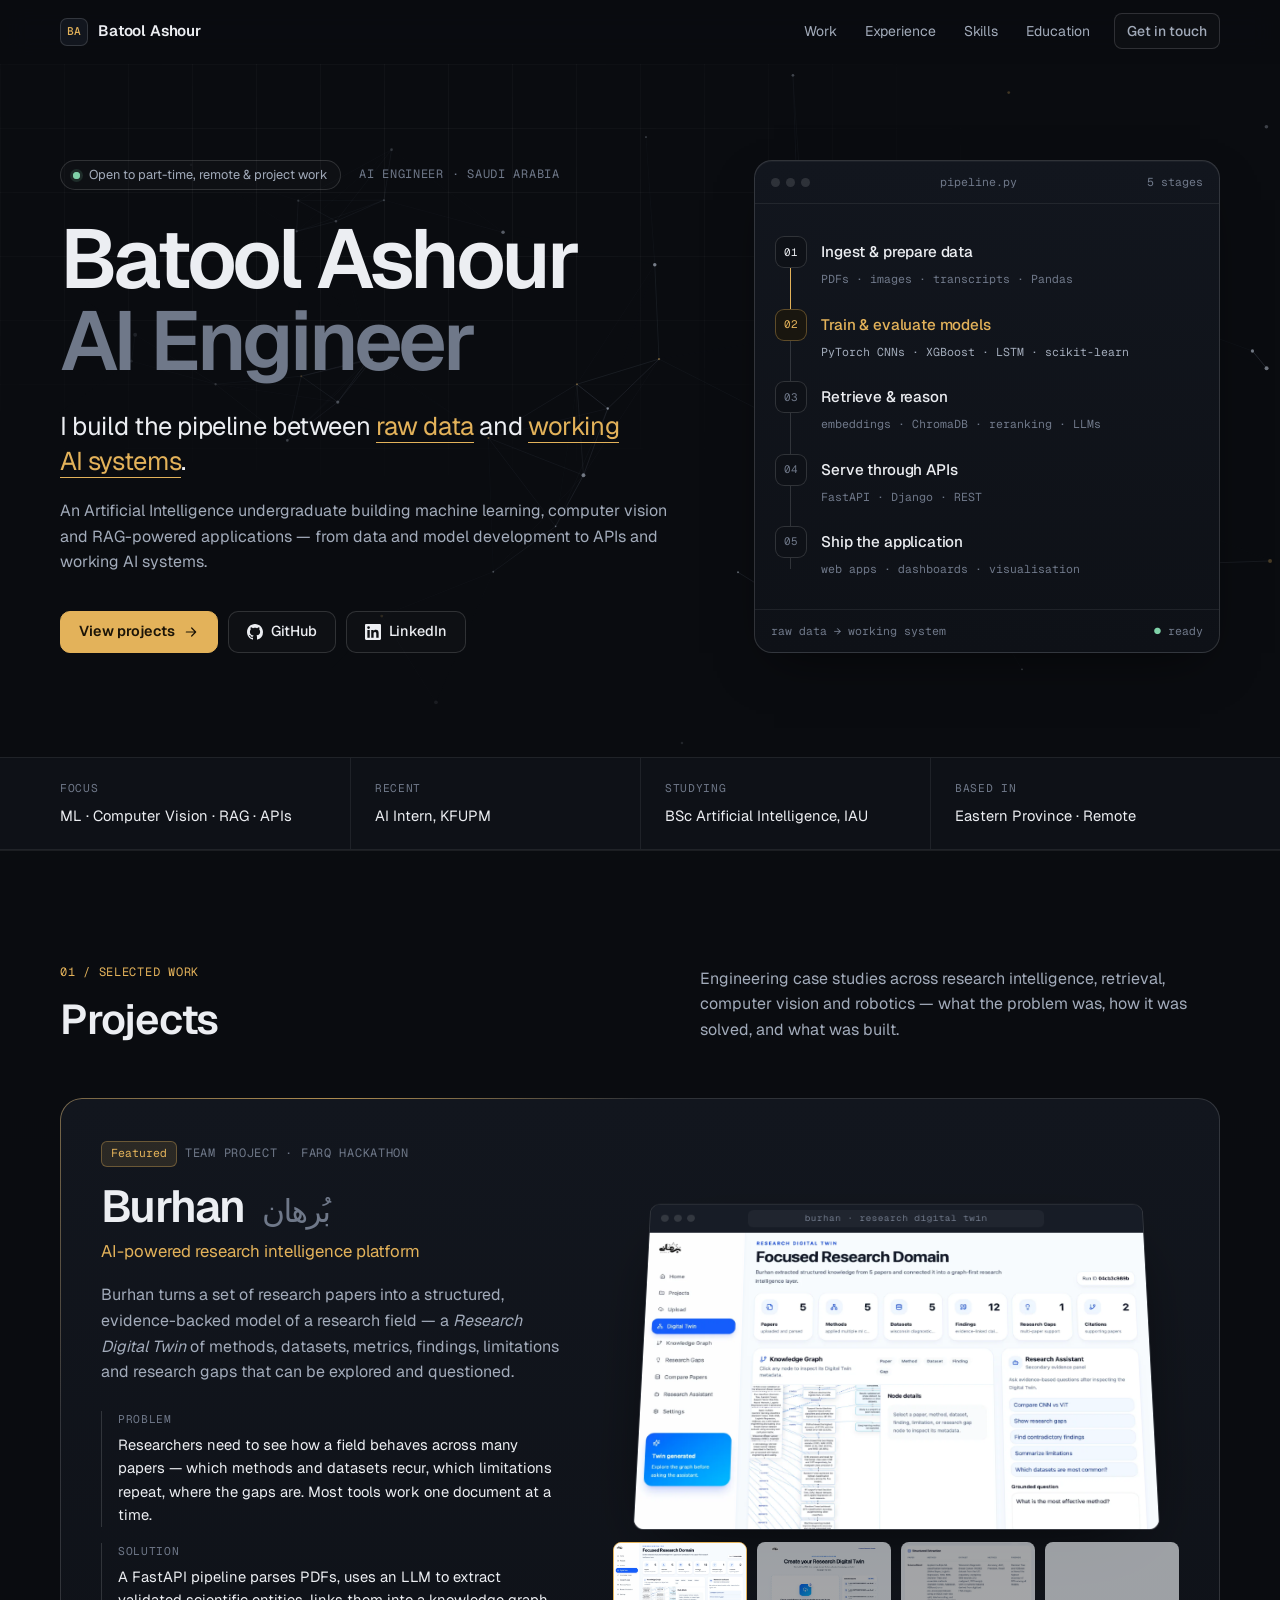
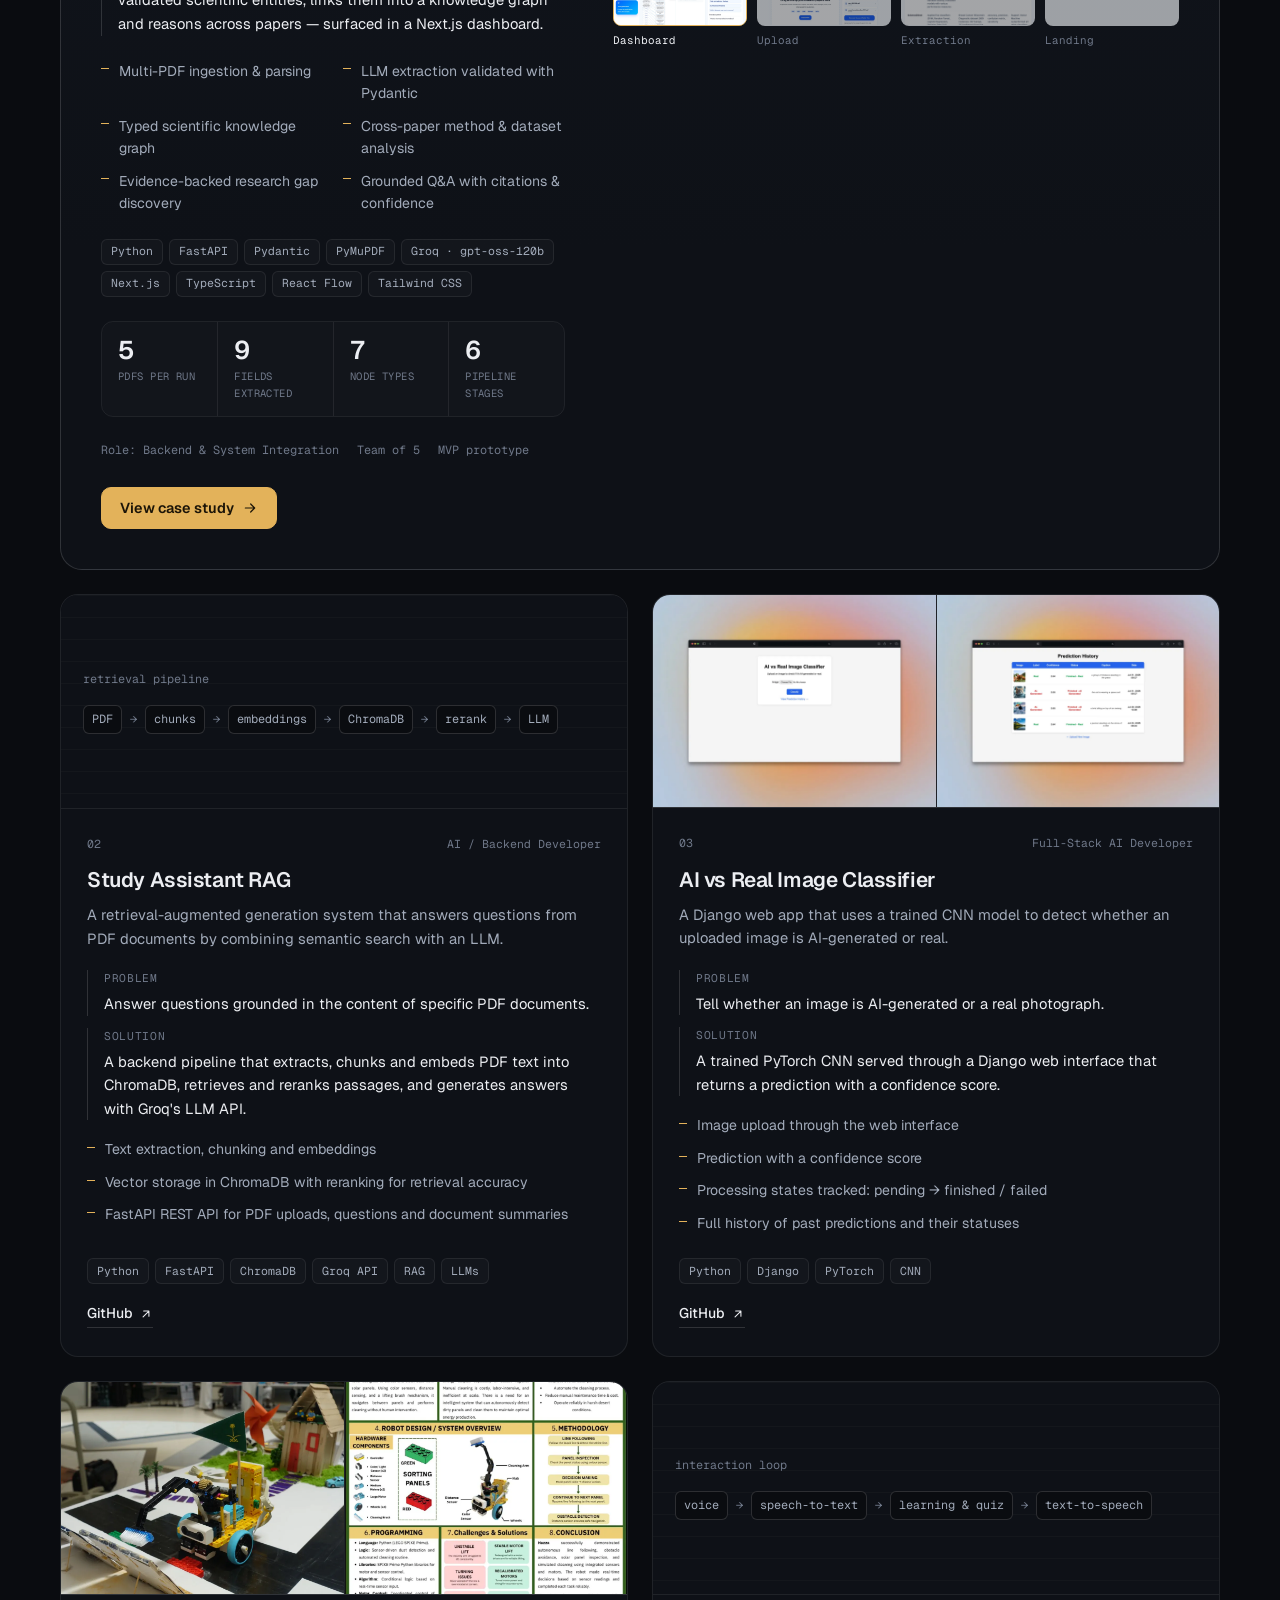
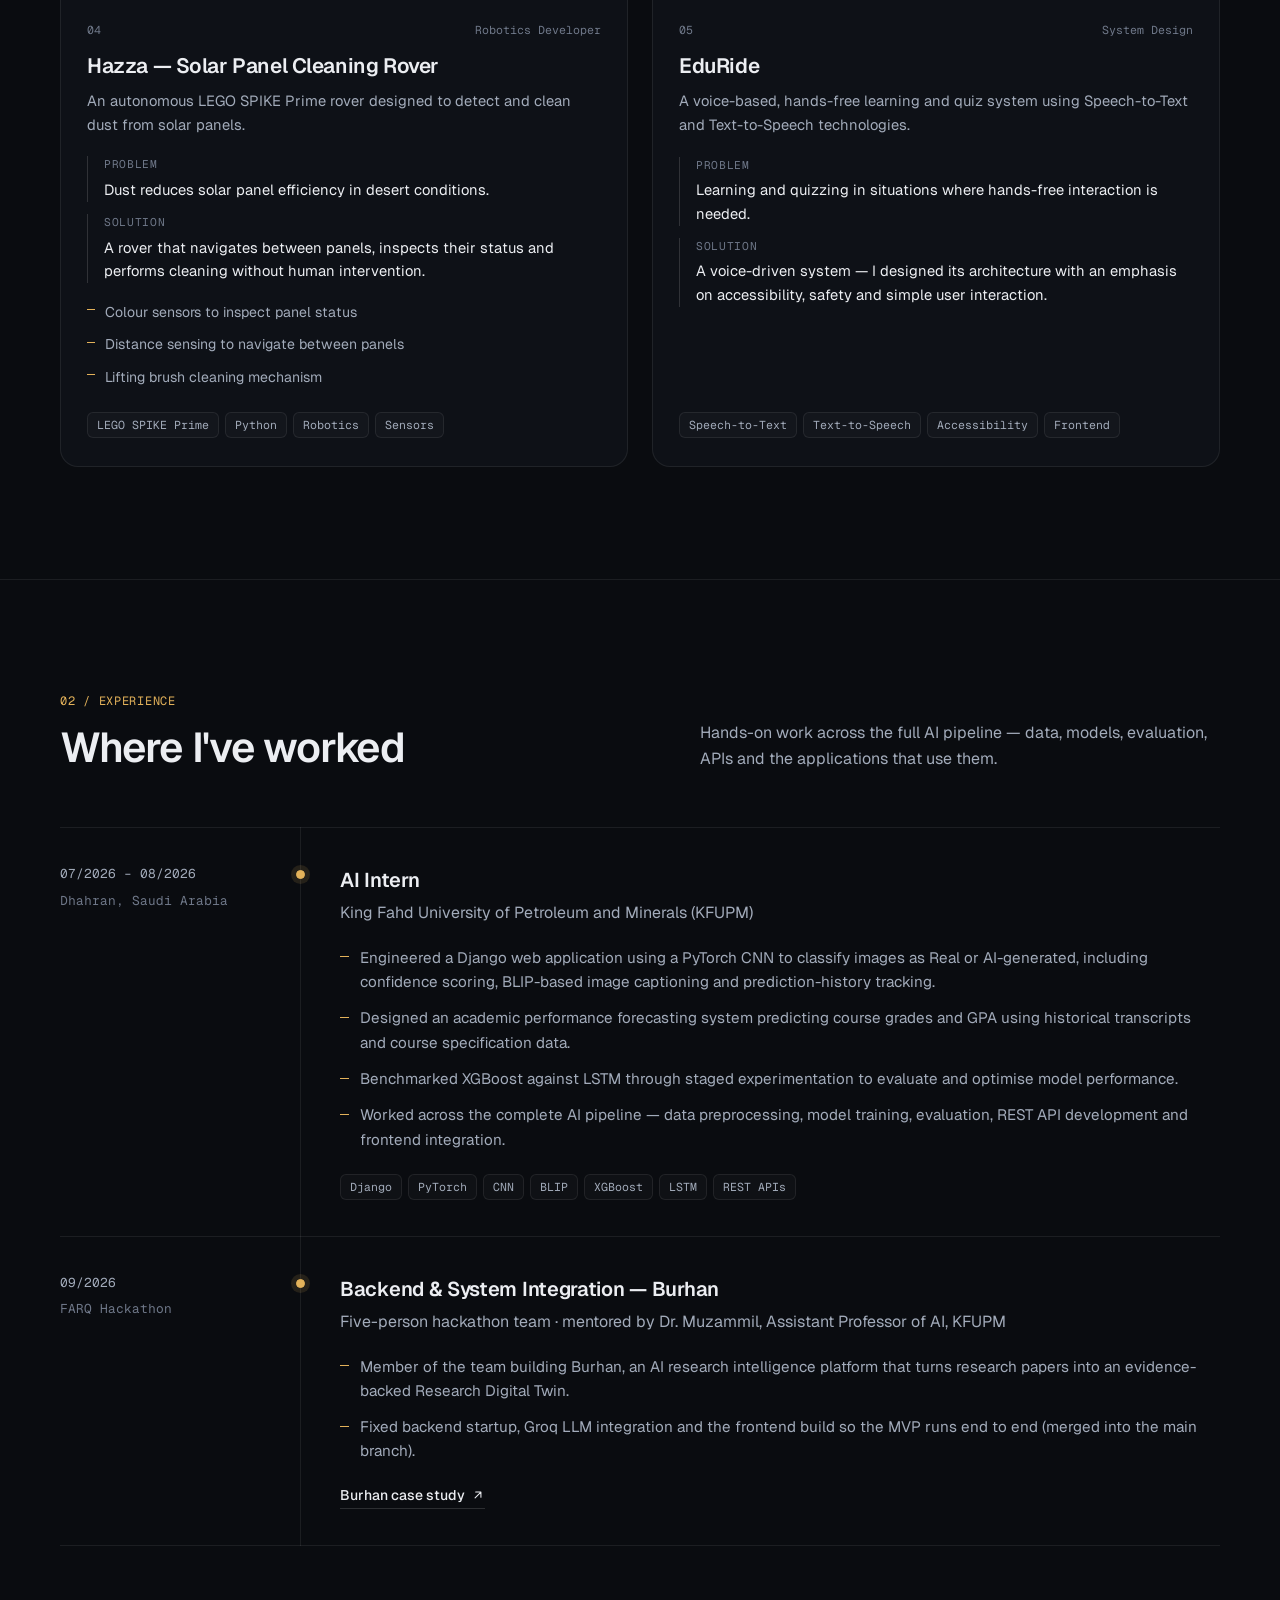
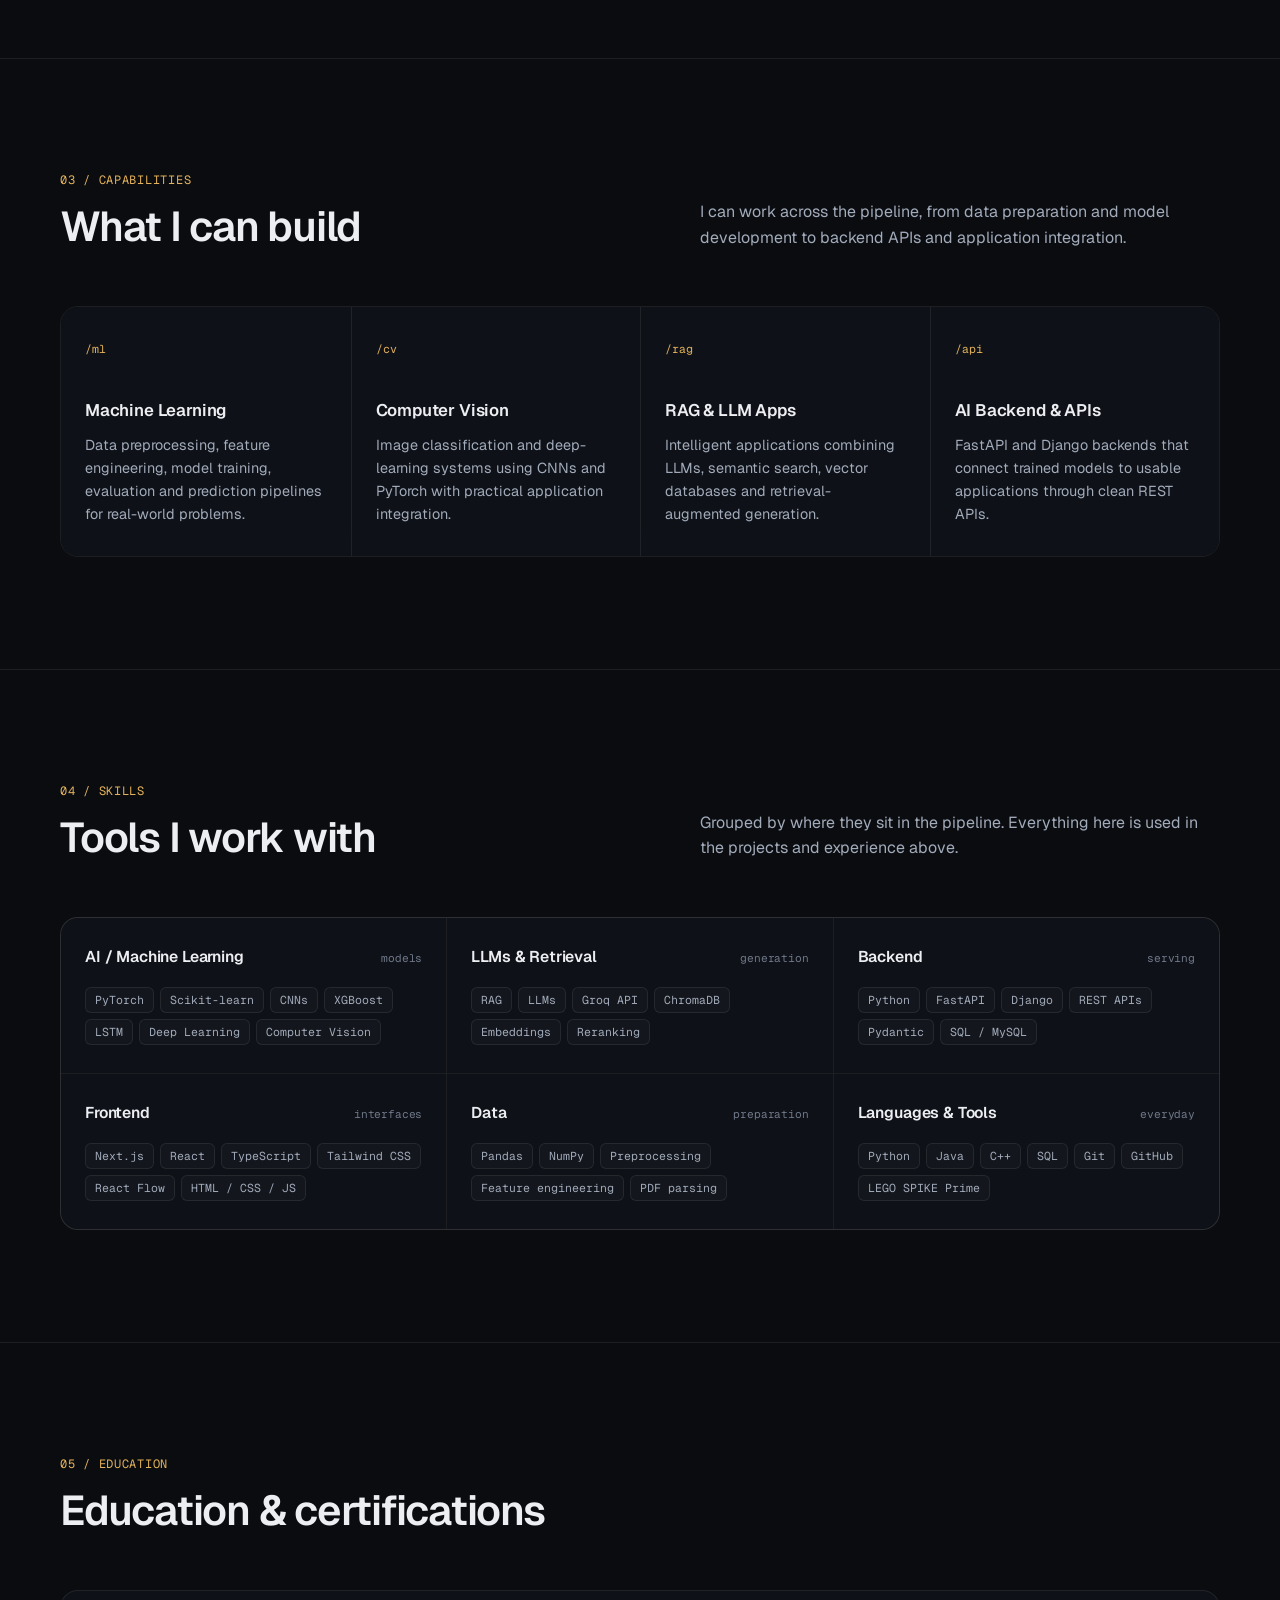
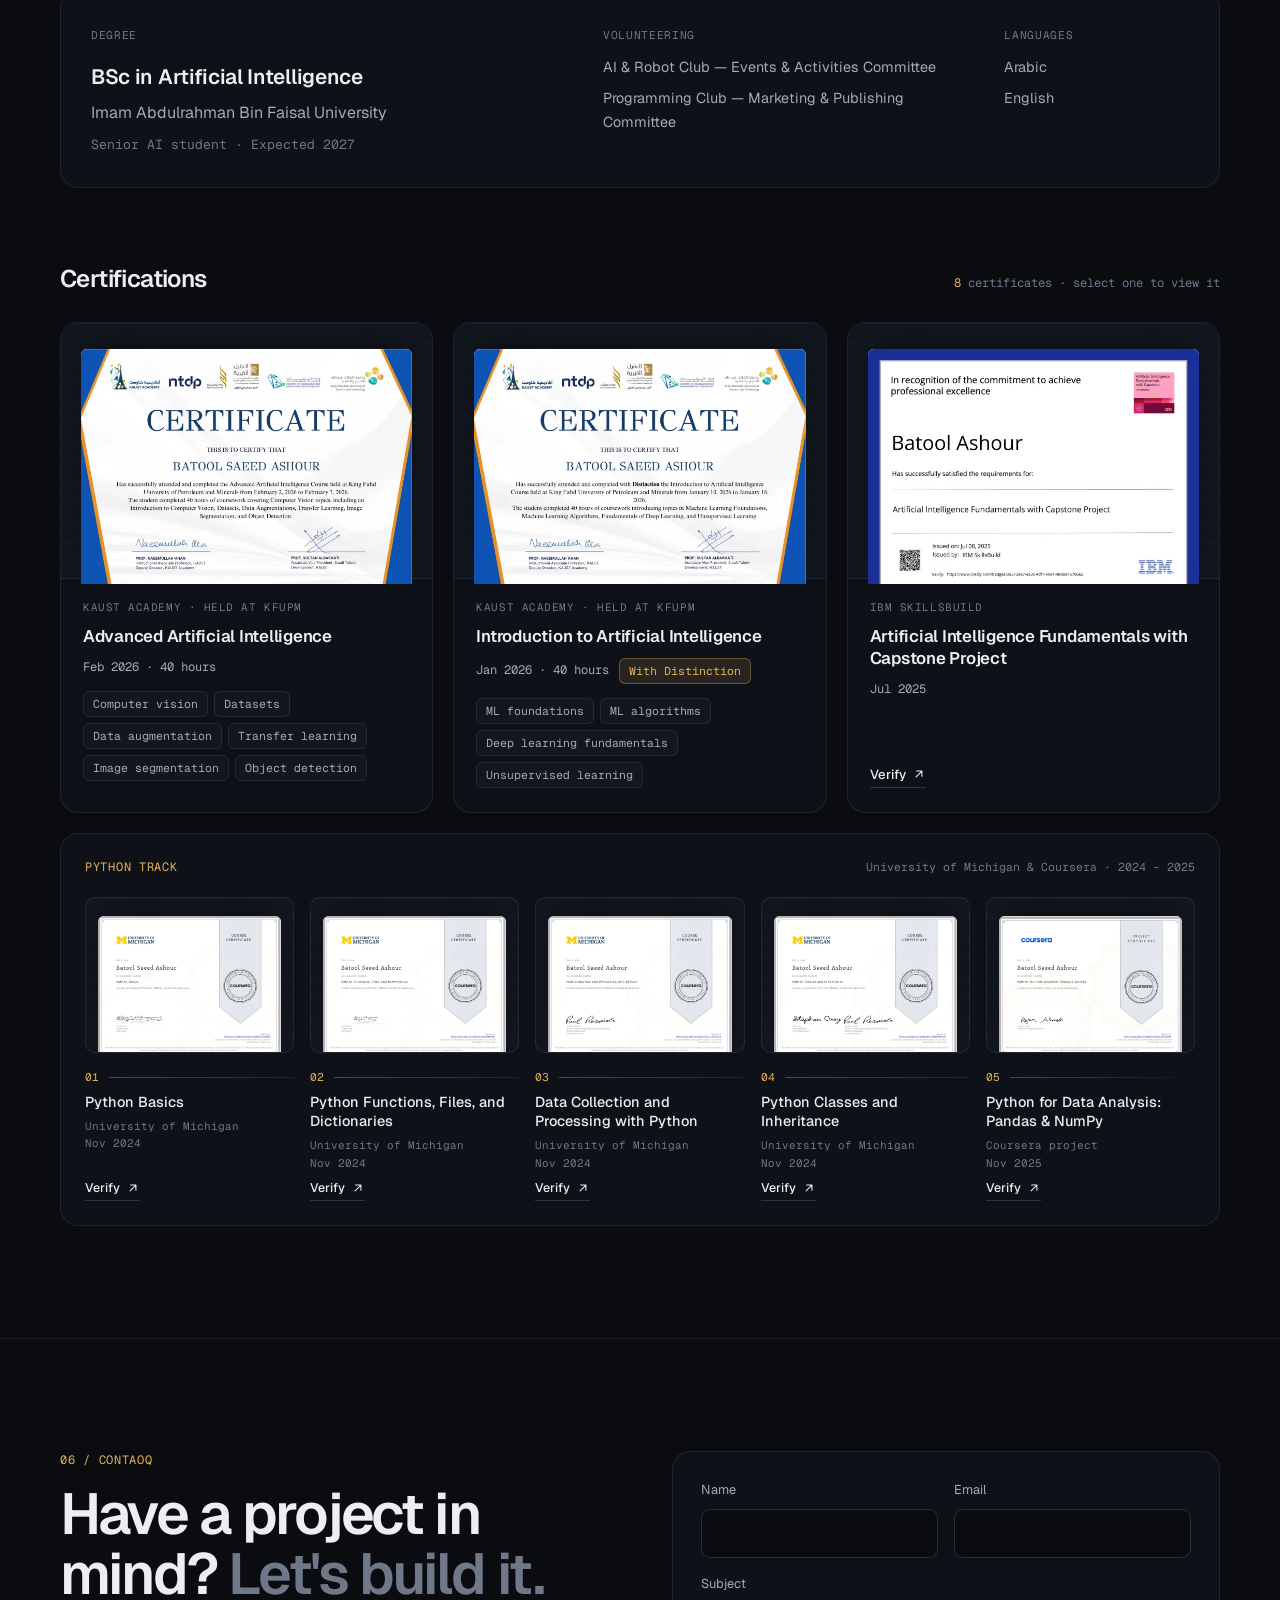
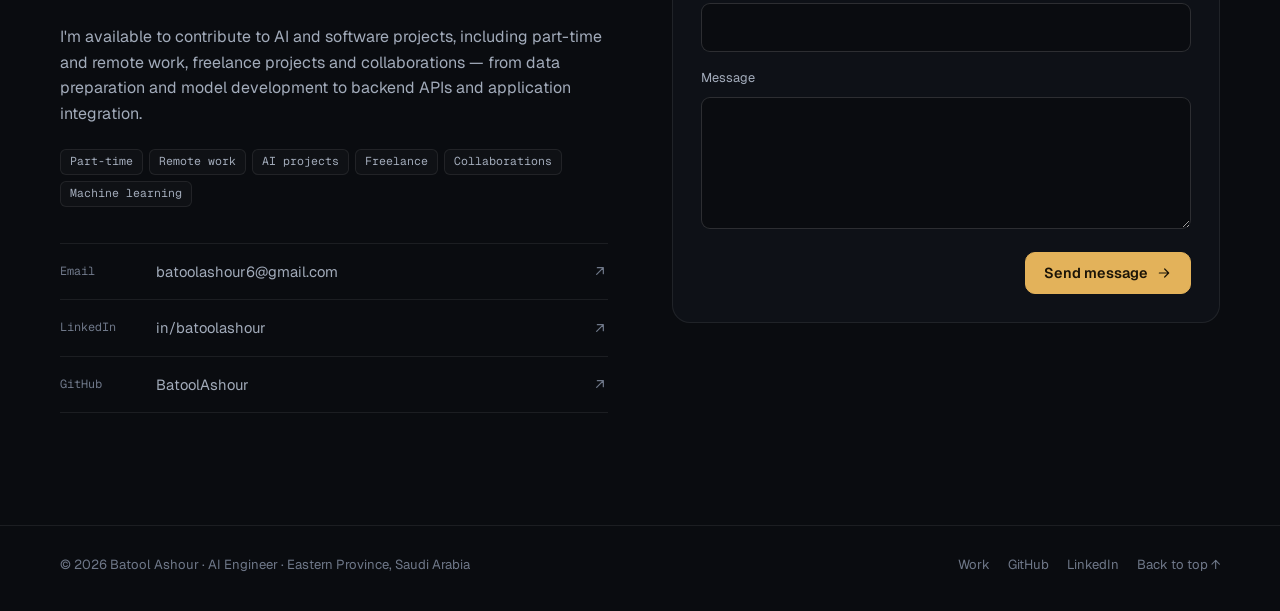
<file: index.html>
<!DOCTYPE html>
<html lang="en" class="no-js">
<head>
  <meta charset="UTF-8" />
  <meta name="viewport" content="width=device-width, initial-scale=1" />
  <title>Batool Ashour — AI Engineer</title>
  <meta
    name="description"
    content="Batool Ashour — AI Engineer building machine learning, computer vision and RAG-powered systems, from raw data and model development to APIs and working applications."
  />
  <meta name="theme-color" content="#0a0c10" />
  <meta property="og:type" content="website" />
  <meta property="og:title" content="Batool Ashour — AI Engineer" />
  <meta property="og:description" content="I build the pipeline between raw data and working AI systems." />

  <link rel="icon" href="data:image/svg+xml,%3Csvg xmlns=%27http://www.w3.org/2000/svg%27 viewBox=%270 0 32 32%27%3E%3Crect width=%2732%27 height=%2732%27 rx=%277%27 fill=%27%230a0c10%27/%3E%3Ctext x=%2716%27 y=%2721%27 font-family=%27monospace%27 font-size=%2712%27 fill=%27%23e3b25a%27 text-anchor=%27middle%27%3EBA%3C/text%3E%3C/svg%3E" />
  <link rel="preconnect" href="https://fonts.googleapis.com" />
  <link rel="preconnect" href="https://fonts.gstatic.com" crossorigin />
  <link href="https://fonts.googleapis.com/css2?family=Geist:wght@400;500;600&family=Geist+Mono:wght@400;500&display=swap" rel="stylesheet" />
  <link rel="stylesheet" href="assets/css/site.css" />
</head>

<body>
  <!-- Icon sprite -->
  <svg width="0" height="0" style="position:absolute" aria-hidden="true">
    <symbol id="i-arrow-right" viewBox="0 0 24 24"><path d="M5 12h14M13 6l6 6-6 6"/></symbol>
    <symbol id="i-arrow-ne" viewBox="0 0 24 24"><path d="M7 17 17 7M8 7h9v9"/></symbol>
    <symbol id="i-github" viewBox="0 0 16 16"><path d="M8 0C3.58 0 0 3.58 0 8c0 3.54 2.29 6.53 5.47 7.59.4.07.55-.17.55-.38 0-.19-.01-.82-.01-1.49-2.01.37-2.53-.49-2.69-.94-.09-.23-.48-.94-.82-1.13-.28-.15-.68-.52-.01-.53.63-.01 1.08.58 1.23.82.72 1.21 1.87.87 2.33.66.07-.52.28-.87.51-1.07-1.78-.2-3.64-.89-3.64-3.95 0-.87.31-1.59.82-2.15-.08-.2-.36-1.02.08-2.12 0 0 .67-.21 2.2.82.64-.18 1.32-.27 2-.27.68 0 1.36.09 2 .27 1.53-1.04 2.2-.82 2.2-.82.44 1.1.16 1.92.08 2.12.51.56.82 1.27.82 2.15 0 3.07-1.87 3.75-3.65 3.95.29.25.54.73.54 1.48 0 1.07-.01 1.93-.01 2.2 0 .21.15.46.55.38A8.013 8.013 0 0 0 16 8c0-4.42-3.58-8-8-8Z"/></symbol>
    <symbol id="i-linkedin" viewBox="0 0 24 24"><path d="M20.45 20.45h-3.56v-5.57c0-1.33-.02-3.04-1.85-3.04-1.85 0-2.14 1.45-2.14 2.94v5.67H9.35V9h3.41v1.56h.05c.48-.9 1.64-1.85 3.37-1.85 3.6 0 4.27 2.37 4.27 5.46v6.28ZM5.34 7.43a2.06 2.06 0 1 1 0-4.13 2.06 2.06 0 0 1 0 4.13ZM7.12 20.45H3.56V9h3.56v11.45ZM22.22 0H1.77C.79 0 0 .77 0 1.73v20.54C0 23.23.79 24 1.77 24h20.45c.98 0 1.78-.77 1.78-1.73V1.73C24 .77 23.2 0 22.22 0Z"/></symbol>
    <symbol id="i-mail" viewBox="0 0 24 24"><rect x="3" y="5" width="18" height="14" rx="2"/><path d="m3 7 9 6 9-6"/></symbol>
    <symbol id="i-zoom" viewBox="0 0 24 24"><path d="M15 3h6v6M9 21H3v-6M21 3l-7 7M3 21l7-7"/></symbol>
    <symbol id="i-close" viewBox="0 0 24 24"><path d="M6 6l12 12M18 6 6 18"/></symbol>
    <symbol id="i-chev-left" viewBox="0 0 24 24"><path d="m15 6-6 6 6 6"/></symbol>
    <symbol id="i-chev-right" viewBox="0 0 24 24"><path d="m9 6 6 6-6 6"/></symbol>
  </svg>

  <div class="scroll-progress" aria-hidden="true"></div>
  <a class="skip-link" href="#main">Skip to content</a>

  <!-- ===================== HEADER ===================== -->

  <header class="site-header">
    <nav class="nav wrap" aria-label="Primary">
      <a href="#top" class="brand" aria-label="Batool Ashour — home">
        <span class="brand-mark" aria-hidden="true">BA</span>
        Batool Ashour
      </a>

      <button class="nav-toggle" type="button" aria-expanded="false" aria-controls="nav-menu" aria-label="Open menu">
        <span class="nav-toggle-bars" aria-hidden="true"></span>
      </button>

      <div class="nav-links" id="nav-menu">
        <a href="#work">Work</a>
        <a href="#experience">Experience</a>
        <a href="#skills">Skills</a>
        <a href="#education">Education</a>
        <a href="#contact" class="btn btn-sm nav-cta">Get in touch</a>
      </div>
    </nav>
  </header>

  <main id="main">

    <!-- ===================== HERO ===================== -->

    <section class="hero" id="top" aria-labelledby="hero-title">
      <canvas class="hero-canvas" aria-hidden="true"></canvas>
      <div class="wrap hero-grid">

        <div class="hero-enter">
          <div class="hero-meta">
            <span class="availability"><span class="status-dot" aria-hidden="true"></span>Open to part-time, remote &amp; project work</span>
            <span class="eyebrow">AI Engineer · Saudi Arabia</span>
          </div>

          <h1 class="hero-name" id="hero-title">
            <span class="line"><span>Batool Ashour</span></span>
            <span class="line hero-role"><span>AI Engineer</span></span>
          </h1>

          <p class="hero-tagline">
            I build the pipeline between <em>raw data</em> and <em>working AI systems</em>.
          </p>

          <p class="hero-sub">
            An Artificial Intelligence undergraduate building machine learning,
            computer vision and RAG-powered applications — from data and model
            development to APIs and working AI systems.
          </p>

          <div class="hero-actions">
            <a class="btn btn-primary" href="#work">
              View projects
              <svg class="icon arrow" aria-hidden="true"><use href="#i-arrow-right"/></svg>
            </a>
            <a class="btn" href="https://github.com/BatoolAshour" target="_blank" rel="noopener noreferrer">
              <svg class="icon icon-fill" aria-hidden="true"><use href="#i-github"/></svg>
              GitHub
            </a>
            <a class="btn" href="https://linkedin.com/in/batoolashour" target="_blank" rel="noopener noreferrer">
              <svg class="icon icon-fill" aria-hidden="true"><use href="#i-linkedin"/></svg>
              LinkedIn
            </a>
          </div>
        </div>

        <!-- Pipeline visual: the stages I work across, with tools from my projects -->
        <figure class="pipeline hero-enter" aria-label="The stages I work across, from data to deployed application">
          <div class="pipeline-top">
            <span class="window-dots" aria-hidden="true"><span></span><span></span><span></span></span>
            <span>pipeline.py</span>
            <span aria-hidden="true">5 stages</span>
          </div>
          <ol class="pipeline-steps">
            <li class="pipeline-step is-active">
              <span class="pipeline-node" aria-hidden="true">01</span>
              <div><h3>Ingest &amp; prepare data</h3><p>PDFs · images · transcripts · Pandas</p></div>
            </li>
            <li class="pipeline-step">
              <span class="pipeline-node" aria-hidden="true">02</span>
              <div><h3>Train &amp; evaluate models</h3><p>PyTorch CNNs · XGBoost · LSTM · scikit-learn</p></div>
            </li>
            <li class="pipeline-step">
              <span class="pipeline-node" aria-hidden="true">03</span>
              <div><h3>Retrieve &amp; reason</h3><p>embeddings · ChromaDB · reranking · LLMs</p></div>
            </li>
            <li class="pipeline-step">
              <span class="pipeline-node" aria-hidden="true">04</span>
              <div><h3>Serve through APIs</h3><p>FastAPI · Django · REST</p></div>
            </li>
            <li class="pipeline-step">
              <span class="pipeline-node" aria-hidden="true">05</span>
              <div><h3>Ship the application</h3><p>web apps · dashboards · visualisation</p></div>
            </li>
          </ol>
          <figcaption class="pipeline-foot">
            <span>raw data → working system</span>
            <span><strong>●</strong> ready</span>
          </figcaption>
        </figure>

      </div>
    </section>

    <!-- Quick facts -->
    <div class="facts">
      <dl class="wrap facts-grid">
        <div class="fact"><dt>Focus</dt><dd>ML · Computer Vision · RAG · APIs</dd></div>
        <div class="fact"><dt>Recent</dt><dd>AI Intern, KFUPM</dd></div>
        <div class="fact"><dt>Studying</dt><dd>BSc Artificial Intelligence, IAU</dd></div>
        <div class="fact"><dt>Based in</dt><dd>Eastern Province · Remote</dd></div>
      </dl>
    </div>

    <!-- ===================== WORK ===================== -->

    <section class="section" id="work" aria-labelledby="work-title">
      <div class="wrap">

        <div class="section-head reveal">
          <div>
            <span class="eyebrow eyebrow-accent section-index">01 / Selected work</span>
            <h2 class="section-title" id="work-title">Projects</h2>
          </div>
          <p class="section-lede">
            Engineering case studies across research intelligence, retrieval,
            computer vision and robotics — what the problem was, how it was
            solved, and what was built.
          </p>
        </div>

        <!-- Featured: Burhan -->
        <article class="featured reveal" aria-labelledby="burhan-title">
          <span class="featured-sheen" aria-hidden="true"></span>

          <div class="featured-copy">
            <span class="featured-flag">
              <span class="badge badge-accent">Featured</span>
              <span class="eyebrow">Team project · FARQ Hackathon</span>
            </span>

            <h3 class="project-name" id="burhan-title">Burhan <span class="ar" lang="ar">بُرهان</span></h3>
            <p class="project-kicker">AI-powered research intelligence platform</p>

            <p class="project-summary">
              Burhan turns a set of research papers into a structured,
              evidence-backed model of a research field — a
              <em>Research Digital Twin</em> of methods, datasets, metrics,
              findings, limitations and research gaps that can be explored
              and questioned.
            </p>

            <dl class="ps-grid">
              <div class="ps-item">
                <dt>Problem</dt>
                <dd>Researchers need to see how a field behaves across many papers — which methods and datasets recur, which limitations repeat, where the gaps are. Most tools work one document at a time.</dd>
              </div>
              <div class="ps-item">
                <dt>Solution</dt>
                <dd>A FastAPI pipeline parses PDFs, uses an LLM to extract validated scientific entities, links them into a knowledge graph and reasons across papers — surfaced in a Next.js dashboard.</dd>
              </div>
            </dl>

            <ul class="feature-list">
              <li>Multi-PDF ingestion &amp; parsing</li>
              <li>LLM extraction validated with Pydantic</li>
              <li>Typed scientific knowledge graph</li>
              <li>Cross-paper method &amp; dataset analysis</li>
              <li>Evidence-backed research gap discovery</li>
              <li>Grounded Q&amp;A with citations &amp; confidence</li>
            </ul>

            <div class="badges project-stack" aria-label="Tech stack">
              <span class="badge">Python</span>
              <span class="badge">FastAPI</span>
              <span class="badge">Pydantic</span>
              <span class="badge">PyMuPDF</span>
              <span class="badge">Groq · gpt-oss-120b</span>
              <span class="badge">Next.js</span>
              <span class="badge">TypeScript</span>
              <span class="badge">React Flow</span>
              <span class="badge">Tailwind CSS</span>
            </div>

            <dl class="stat-row" aria-label="Burhan by the numbers">
              <div><dt>PDFs per run</dt><dd data-count="5">5</dd></div>
              <div><dt>Fields extracted</dt><dd data-count="9">9</dd></div>
              <div><dt>Node types</dt><dd data-count="7">7</dd></div>
              <div><dt>Pipeline stages</dt><dd data-count="6">6</dd></div>
            </dl>

            <div class="project-meta">
              <span>Role: Backend &amp; System Integration</span>
              <span>Team of 5</span>
              <span>MVP prototype</span>
            </div>

            <div class="project-actions">
              <a class="btn btn-primary" href="projects/burhan/">
                View case study
                <svg class="icon arrow" aria-hidden="true"><use href="#i-arrow-right"/></svg>
              </a>
            </div>
          </div>

          <div class="featured-media" data-showcase data-gallery>
            <div class="browser" data-tilt>
              <div class="browser-bar">
                <span class="window-dots" aria-hidden="true"><span></span><span></span><span></span></span>
                <span class="browser-url">burhan · research digital twin</span>
                <span class="spacer" aria-hidden="true"></span>
              </div>
              <button class="browser-view" type="button" aria-label="Enlarge Burhan screenshot">
                <img
                  src="assets/projects/burhan/dashboard.webp"
                  alt="Burhan Research Digital Twin dashboard with summary counts, knowledge graph and research assistant"
                  width="1600" height="1000"
                  loading="lazy" decoding="async"
                />
                <span class="zoom-hint"><svg class="icon" aria-hidden="true"><use href="#i-zoom"/></svg>Enlarge</span>
              </button>
            </div>

            <div class="thumbs" role="group" aria-label="Burhan screens">
              <div class="thumb-item" data-active>
                <button class="thumb" type="button" aria-pressed="true"
                  data-full="assets/projects/burhan/dashboard.webp"
                  data-url="burhan · research digital twin"
                  data-alt="Burhan Research Digital Twin dashboard with summary counts, knowledge graph and research assistant"
                  data-caption="Research Digital Twin dashboard — counts, knowledge graph and research assistant">
                  <img src="assets/projects/burhan/dashboard.webp" alt="" width="1600" height="1000" loading="lazy" decoding="async" />
                </button>
                <span class="thumb-label">Dashboard</span>
              </div>
              <div class="thumb-item">
                <button class="thumb" type="button" aria-pressed="false"
                  data-full="assets/projects/burhan/upload.webp"
                  data-url="burhan · upload papers"
                  data-alt="Burhan paper upload screen with five selected PDF papers"
                  data-caption="Paper upload — five PDFs from one research domain">
                  <img src="assets/projects/burhan/upload.webp" alt="" width="1600" height="1000" loading="lazy" decoding="async" />
                </button>
                <span class="thumb-label">Upload</span>
              </div>
              <div class="thumb-item">
                <button class="thumb" type="button" aria-pressed="false"
                  data-full="assets/projects/burhan/structured-extraction.webp"
                  data-url="burhan · structured extraction"
                  data-alt="Burhan structured extraction table listing method, dataset, metrics and findings per paper"
                  data-caption="Structured extraction — method, dataset, metrics and findings per paper">
                  <img src="assets/projects/burhan/structured-extraction.webp" alt="" width="1200" height="1068" loading="lazy" decoding="async" />
                </button>
                <span class="thumb-label">Extraction</span>
              </div>
              <div class="thumb-item">
                <button class="thumb" type="button" aria-pressed="false"
                  data-full="assets/projects/burhan/landing.webp"
                  data-url="burhan"
                  data-alt="Burhan landing page: Build a Living Research Digital Twin"
                  data-caption="Landing page">
                  <img src="assets/projects/burhan/landing.webp" alt="" width="1600" height="1000" loading="lazy" decoding="async" />
                </button>
                <span class="thumb-label">Landing</span>
              </div>
            </div>
          </div>

        </article>

        <!-- Other projects -->
        <div class="projects-grid">

          <!-- Study Assistant RAG -->
          <article class="project-card reveal" aria-labelledby="p-rag">
            <div class="card-media is-text" aria-hidden="true">
              <div class="card-placeholder">
                <span>retrieval pipeline</span>
                <div class="flow">
                  <span>PDF</span><i>→</i><span>chunks</span><i>→</i><span>embeddings</span><i>→</i><span>ChromaDB</span><i>→</i><span>rerank</span><i>→</i><span>LLM</span>
                </div>
              </div>
            </div>
            <div class="card-body">
              <div class="card-top"><span>02</span><span>AI / Backend Developer</span></div>
              <h3 class="card-title" id="p-rag">Study Assistant RAG</h3>
              <p class="card-summary">
                A retrieval-augmented generation system that answers questions
                from PDF documents by combining semantic search with an LLM.
              </p>
              <dl class="ps-grid">
                <div class="ps-item">
                  <dt>Problem</dt>
                  <dd>Answer questions grounded in the content of specific PDF documents.</dd>
                </div>
                <div class="ps-item">
                  <dt>Solution</dt>
                  <dd>A backend pipeline that extracts, chunks and embeds PDF text into ChromaDB, retrieves and reranks passages, and generates answers with Groq's LLM API.</dd>
                </div>
              </dl>
              <ul class="feature-list">
                <li>Text extraction, chunking and embeddings</li>
                <li>Vector storage in ChromaDB with reranking for retrieval accuracy</li>
                <li>FastAPI REST API for PDF uploads, questions and document summaries</li>
              </ul>
              <div class="card-foot">
                <div class="badges" aria-label="Tech stack">
                  <span class="badge">Python</span>
                  <span class="badge">FastAPI</span>
                  <span class="badge">ChromaDB</span>
                  <span class="badge">Groq API</span>
                  <span class="badge">RAG</span>
                  <span class="badge">LLMs</span>
                </div>
                <div class="card-links">
                  <a class="text-link" href="https://github.com/BatoolAshour/Study-Assistant-RAG" target="_blank" rel="noopener noreferrer">
                    GitHub <svg class="icon" aria-hidden="true"><use href="#i-arrow-ne"/></svg>
                  </a>
                </div>
              </div>
            </div>
          </article>

          <!-- AI vs Real Image Classifier -->
          <article class="project-card reveal" aria-labelledby="p-cls">
            <div class="card-media" data-gallery>
              <button type="button" data-full="assets/ai-classifier.webp" data-caption="AI vs Real Image Classifier — upload screen" aria-label="Enlarge: classifier upload screen">
                <picture>
                  <source srcset="assets/ai-classifier.webp" type="image/webp" />
                  <img src="assets/ai-classifier.jpg" alt="AI vs Real Image Classifier upload screen" width="1200" height="900" loading="lazy" decoding="async" />
                </picture>
              </button>
              <button type="button" data-full="assets/ai-classifier-history.webp" data-caption="AI vs Real Image Classifier — prediction history" aria-label="Enlarge: prediction history table">
                <picture>
                  <source srcset="assets/ai-classifier-history.webp" type="image/webp" />
                  <img src="assets/ai-classifier-history.jpg" alt="AI vs Real Image Classifier prediction history table" width="1200" height="900" loading="lazy" decoding="async" />
                </picture>
              </button>
            </div>
            <div class="card-body">
              <div class="card-top"><span>03</span><span>Full-Stack AI Developer</span></div>
              <h3 class="card-title" id="p-cls">AI vs Real Image Classifier</h3>
              <p class="card-summary">
                A Django web app that uses a trained CNN model to detect whether
                an uploaded image is AI-generated or real.
              </p>
              <dl class="ps-grid">
                <div class="ps-item">
                  <dt>Problem</dt>
                  <dd>Tell whether an image is AI-generated or a real photograph.</dd>
                </div>
                <div class="ps-item">
                  <dt>Solution</dt>
                  <dd>A trained PyTorch CNN served through a Django web interface that returns a prediction with a confidence score.</dd>
                </div>
              </dl>
              <ul class="feature-list">
                <li>Image upload through the web interface</li>
                <li>Prediction with a confidence score</li>
                <li>Processing states tracked: pending → finished / failed</li>
                <li>Full history of past predictions and their statuses</li>
              </ul>
              <div class="card-foot">
                <div class="badges" aria-label="Tech stack">
                  <span class="badge">Python</span>
                  <span class="badge">Django</span>
                  <span class="badge">PyTorch</span>
                  <span class="badge">CNN</span>
                </div>
                <div class="card-links">
                  <a class="text-link" href="https://github.com/BatoolAshour/Django-AI-Website" target="_blank" rel="noopener noreferrer">
                    GitHub <svg class="icon" aria-hidden="true"><use href="#i-arrow-ne"/></svg>
                  </a>
                </div>
              </div>
            </div>
          </article>

          <!-- Hazza -->
          <article class="project-card reveal" aria-labelledby="p-hazza">
            <div class="card-media" data-gallery>
              <button type="button" data-full="assets/hazza-rover.webp" data-caption="Hazza — the LEGO SPIKE Prime cleaning rover" aria-label="Enlarge: Hazza rover photo">
                <picture>
                  <source srcset="assets/hazza-rover.webp" type="image/webp" />
                  <img src="assets/hazza-rover.jpg" alt="Hazza LEGO SPIKE Prime solar panel cleaning rover" width="1200" height="801" loading="lazy" decoding="async" />
                </picture>
              </button>
              <button type="button" data-full="assets/hazza-poster.webp" data-caption="Hazza — research poster" aria-label="Enlarge: Hazza research poster">
                <picture>
                  <source srcset="assets/hazza-poster.webp" type="image/webp" />
                  <img src="assets/hazza-poster.jpg" alt="Hazza project research poster summary" width="900" height="1246" loading="lazy" decoding="async" />
                </picture>
              </button>
            </div>
            <div class="card-body">
              <div class="card-top"><span>04</span><span>Robotics Developer</span></div>
              <h3 class="card-title" id="p-hazza">Hazza — Solar Panel Cleaning Rover</h3>
              <p class="card-summary">
                An autonomous LEGO SPIKE Prime rover designed to detect and
                clean dust from solar panels.
              </p>
              <dl class="ps-grid">
                <div class="ps-item">
                  <dt>Problem</dt>
                  <dd>Dust reduces solar panel efficiency in desert conditions.</dd>
                </div>
                <div class="ps-item">
                  <dt>Solution</dt>
                  <dd>A rover that navigates between panels, inspects their status and performs cleaning without human intervention.</dd>
                </div>
              </dl>
              <ul class="feature-list">
                <li>Colour sensors to inspect panel status</li>
                <li>Distance sensing to navigate between panels</li>
                <li>Lifting brush cleaning mechanism</li>
              </ul>
              <div class="card-foot">
                <div class="badges" aria-label="Tech stack">
                  <span class="badge">LEGO SPIKE Prime</span>
                  <span class="badge">Python</span>
                  <span class="badge">Robotics</span>
                  <span class="badge">Sensors</span>
                </div>
              </div>
            </div>
          </article>

          <!-- EduRide -->
          <article class="project-card reveal" aria-labelledby="p-eduride">
            <div class="card-media is-text" aria-hidden="true">
              <div class="card-placeholder">
                <span>interaction loop</span>
                <div class="flow">
                  <span>voice</span><i>→</i><span>speech-to-text</span><i>→</i><span>learning &amp; quiz</span><i>→</i><span>text-to-speech</span>
                </div>
              </div>
            </div>
            <div class="card-body">
              <div class="card-top"><span>05</span><span>System Design</span></div>
              <h3 class="card-title" id="p-eduride">EduRide</h3>
              <p class="card-summary">
                A voice-based, hands-free learning and quiz system using
                Speech-to-Text and Text-to-Speech technologies.
              </p>
              <dl class="ps-grid">
                <div class="ps-item">
                  <dt>Problem</dt>
                  <dd>Learning and quizzing in situations where hands-free interaction is needed.</dd>
                </div>
                <div class="ps-item">
                  <dt>Solution</dt>
                  <dd>A voice-driven system — I designed its architecture with an emphasis on accessibility, safety and simple user interaction.</dd>
                </div>
              </dl>
              <div class="card-foot">
                <div class="badges" aria-label="Tech stack">
                  <span class="badge">Speech-to-Text</span>
                  <span class="badge">Text-to-Speech</span>
                  <span class="badge">Accessibility</span>
                  <span class="badge">Frontend</span>
                </div>
              </div>
            </div>
          </article>

        </div>
      </div>
    </section>

    <!-- ===================== EXPERIENCE ===================== -->

    <section class="section" id="experience" aria-labelledby="exp-title">
      <div class="wrap">
        <div class="section-head reveal">
          <div>
            <span class="eyebrow eyebrow-accent section-index">02 / Experience</span>
            <h2 class="section-title" id="exp-title">Where I've worked</h2>
          </div>
          <p class="section-lede">
            Hands-on work across the full AI pipeline — data, models,
            evaluation, APIs and the applications that use them.
          </p>
        </div>

        <div class="timeline-wrap">
          <span class="timeline-rail" aria-hidden="true"><span class="timeline-fill"></span></span>
          <ol class="timeline">
          <li class="timeline-item reveal">
            <div class="timeline-when">
              07/2026 – 08/2026
              <span class="where">Dhahran, Saudi Arabia</span>
            </div>
            <div>
              <h3 class="timeline-role">AI Intern</h3>
              <p class="timeline-org">King Fahd University of Petroleum and Minerals (KFUPM)</p>
              <ul class="timeline-points">
                <li>Engineered a Django web application using a PyTorch CNN to classify images as Real or AI-generated, including confidence scoring, BLIP-based image captioning and prediction-history tracking.</li>
                <li>Designed an academic performance forecasting system predicting course grades and GPA using historical transcripts and course specification data.</li>
                <li>Benchmarked XGBoost against LSTM through staged experimentation to evaluate and optimise model performance.</li>
                <li>Worked across the complete AI pipeline — data preprocessing, model training, evaluation, REST API development and frontend integration.</li>
              </ul>
              <div class="badges" aria-label="Technologies">
                <span class="badge">Django</span>
                <span class="badge">PyTorch</span>
                <span class="badge">CNN</span>
                <span class="badge">BLIP</span>
                <span class="badge">XGBoost</span>
                <span class="badge">LSTM</span>
                <span class="badge">REST APIs</span>
              </div>
            </div>
          </li>

          <li class="timeline-item reveal">
            <div class="timeline-when">
              09/2026
              <span class="where">FARQ Hackathon</span>
            </div>
            <div>
              <h3 class="timeline-role">Backend &amp; System Integration — Burhan</h3>
              <p class="timeline-org">Five-person hackathon team · mentored by Dr. Muzammil, Assistant Professor of AI, KFUPM</p>
              <ul class="timeline-points">
                <li>Member of the team building Burhan, an AI research intelligence platform that turns research papers into an evidence-backed Research Digital Twin.</li>
                <li>Fixed backend startup, Groq LLM integration and the frontend build so the MVP runs end to end (merged into the main branch).</li>
              </ul>
              <div class="card-links" style="margin-top:20px">
                <a class="text-link" href="projects/burhan/">
                  Burhan case study <svg class="icon" aria-hidden="true"><use href="#i-arrow-ne"/></svg>
                </a>
              </div>
            </div>
          </li>
        </ol>
        </div>
      </div>
    </section>

    <!-- ===================== WHAT I BUILD ===================== -->

    <section class="section" id="about" aria-labelledby="about-title">
      <div class="wrap">
        <div class="section-head reveal">
          <div>
            <span class="eyebrow eyebrow-accent section-index">03 / Capabilities</span>
            <h2 class="section-title" id="about-title">What I can build</h2>
          </div>
          <p class="section-lede">
            I can work across the pipeline, from data preparation and model
            development to backend APIs and application integration.
          </p>
        </div>

        <div class="capabilities reveal">
          <article class="capability">
            <span class="capability-code">/ml</span>
            <h3>Machine Learning</h3>
            <p>Data preprocessing, feature engineering, model training, evaluation and prediction pipelines for real-world problems.</p>
          </article>
          <article class="capability">
            <span class="capability-code">/cv</span>
            <h3>Computer Vision</h3>
            <p>Image classification and deep-learning systems using CNNs and PyTorch with practical application integration.</p>
          </article>
          <article class="capability">
            <span class="capability-code">/rag</span>
            <h3>RAG &amp; LLM Apps</h3>
            <p>Intelligent applications combining LLMs, semantic search, vector databases and retrieval-augmented generation.</p>
          </article>
          <article class="capability">
            <span class="capability-code">/api</span>
            <h3>AI Backend &amp; APIs</h3>
            <p>FastAPI and Django backends that connect trained models to usable applications through clean REST APIs.</p>
          </article>
        </div>
      </div>
    </section>

    <!-- ===================== SKILLS ===================== -->

    <section class="section" id="skills" aria-labelledby="skills-title">
      <div class="wrap">
        <div class="section-head reveal">
          <div>
            <span class="eyebrow eyebrow-accent section-index">04 / Skills</span>
            <h2 class="section-title" id="skills-title">Tools I work with</h2>
          </div>
          <p class="section-lede">
            Grouped by where they sit in the pipeline. Everything here is used
            in the projects and experience above.
          </p>
        </div>

        <div class="skills reveal">
          <div class="skill-group">
            <h3>AI / Machine Learning <span>models</span></h3>
            <div class="badges">
              <span class="badge">PyTorch</span>
              <span class="badge">Scikit-learn</span>
              <span class="badge">CNNs</span>
              <span class="badge">XGBoost</span>
              <span class="badge">LSTM</span>
              <span class="badge">Deep Learning</span>
              <span class="badge">Computer Vision</span>
            </div>
          </div>
          <div class="skill-group">
            <h3>LLMs &amp; Retrieval <span>generation</span></h3>
            <div class="badges">
              <span class="badge">RAG</span>
              <span class="badge">LLMs</span>
              <span class="badge">Groq API</span>
              <span class="badge">ChromaDB</span>
              <span class="badge">Embeddings</span>
              <span class="badge">Reranking</span>
            </div>
          </div>
          <div class="skill-group">
            <h3>Backend <span>serving</span></h3>
            <div class="badges">
              <span class="badge">Python</span>
              <span class="badge">FastAPI</span>
              <span class="badge">Django</span>
              <span class="badge">REST APIs</span>
              <span class="badge">Pydantic</span>
              <span class="badge">SQL / MySQL</span>
            </div>
          </div>
          <div class="skill-group">
            <h3>Frontend <span>interfaces</span></h3>
            <div class="badges">
              <span class="badge">Next.js</span>
              <span class="badge">React</span>
              <span class="badge">TypeScript</span>
              <span class="badge">Tailwind CSS</span>
              <span class="badge">React Flow</span>
              <span class="badge">HTML / CSS / JS</span>
            </div>
          </div>
          <div class="skill-group">
            <h3>Data <span>preparation</span></h3>
            <div class="badges">
              <span class="badge">Pandas</span>
              <span class="badge">NumPy</span>
              <span class="badge">Preprocessing</span>
              <span class="badge">Feature engineering</span>
              <span class="badge">PDF parsing</span>
            </div>
          </div>
          <div class="skill-group">
            <h3>Languages &amp; Tools <span>everyday</span></h3>
            <div class="badges">
              <span class="badge">Python</span>
              <span class="badge">Java</span>
              <span class="badge">C++</span>
              <span class="badge">SQL</span>
              <span class="badge">Git</span>
              <span class="badge">GitHub</span>
              <span class="badge">LEGO SPIKE Prime</span>
            </div>
          </div>
        </div>
      </div>
    </section>

    <!-- ===================== EDUCATION ===================== -->

    <section class="section" id="education" aria-labelledby="edu-title">
      <div class="wrap">
        <div class="section-head reveal">
          <div>
            <span class="eyebrow eyebrow-accent section-index">05 / Education</span>
            <h2 class="section-title" id="edu-title">Education &amp; certifications</h2>
          </div>
        </div>

        <article class="panel edu-panel reveal">
          <div>
            <span class="panel-label">Degree</span>
            <h3 class="degree">BSc in Artificial Intelligence</h3>
            <p class="degree-meta">Imam Abdulrahman Bin Faisal University</p>
            <p class="degree-meta"><span class="mono">Senior AI student · Expected 2027</span></p>
          </div>
          <div>
            <span class="panel-label">Volunteering</span>
            <ul class="plain-list">
              <li>AI &amp; Robot Club — Events &amp; Activities Committee</li>
              <li>Programming Club — Marketing &amp; Publishing Committee</li>
            </ul>
          </div>
          <div>
            <span class="panel-label">Languages</span>
            <ul class="plain-list">
              <li>Arabic</li>
              <li>English</li>
            </ul>
          </div>
        </article>

        <div class="certs" id="certifications" data-gallery>
          <div class="certs-head reveal">
            <h3 class="certs-title">Certifications</h3>
            <p class="certs-sub mono"><span data-count="8">8</span> certificates · select one to view it</p>
          </div>

          <div class="cert-featured">
            <article class="cert-card reveal">
              <div class="cert-frame">
                <button class="cert-thumb" type="button" data-full="assets/certificates/kaust-advanced-ai.webp" data-caption="KAUST Academy — Advanced Artificial Intelligence" aria-label="View certificate: Advanced Artificial Intelligence">
                  <img src="assets/certificates/kaust-advanced-ai-thumb.webp" alt="Certificate: Advanced Artificial Intelligence" width="640" height="453" loading="lazy" decoding="async" />
                  <span class="zoom-hint"><svg class="icon" aria-hidden="true"><use href="#i-zoom"/></svg>View</span>
                </button>
              </div>
              <div class="cert-body">
                <div class="cert-issuer">KAUST Academy · held at KFUPM</div>
                <h4 class="cert-title">Advanced Artificial Intelligence</h4>
                <div class="cert-meta"><span class="mono">Feb 2026 · 40 hours</span></div>
                <div class="badges cert-topics" aria-label="Topics"><span class="badge">Computer vision</span><span class="badge">Datasets</span><span class="badge">Data augmentation</span><span class="badge">Transfer learning</span><span class="badge">Image segmentation</span><span class="badge">Object detection</span></div>
                
              </div>
            </article>
            <article class="cert-card reveal">
              <div class="cert-frame">
                <button class="cert-thumb" type="button" data-full="assets/certificates/kaust-intro-ai.webp" data-caption="KAUST Academy — Introduction to Artificial Intelligence (with Distinction)" aria-label="View certificate: Introduction to Artificial Intelligence">
                  <img src="assets/certificates/kaust-intro-ai-thumb.webp" alt="Certificate: Introduction to Artificial Intelligence" width="640" height="453" loading="lazy" decoding="async" />
                  <span class="zoom-hint"><svg class="icon" aria-hidden="true"><use href="#i-zoom"/></svg>View</span>
                </button>
              </div>
              <div class="cert-body">
                <div class="cert-issuer">KAUST Academy · held at KFUPM</div>
                <h4 class="cert-title">Introduction to Artificial Intelligence</h4>
                <div class="cert-meta"><span class="mono">Jan 2026 · 40 hours</span><span class="badge badge-accent">With Distinction</span></div>
                <div class="badges cert-topics" aria-label="Topics"><span class="badge">ML foundations</span><span class="badge">ML algorithms</span><span class="badge">Deep learning fundamentals</span><span class="badge">Unsupervised learning</span></div>
                
              </div>
            </article>
            <article class="cert-card reveal">
              <div class="cert-frame">
                <button class="cert-thumb" type="button" data-full="assets/certificates/ibm-ai-fundamentals.webp" data-caption="IBM SkillsBuild — Artificial Intelligence Fundamentals with Capstone Project" aria-label="View certificate: Artificial Intelligence Fundamentals with Capstone Project">
                  <img src="assets/certificates/ibm-ai-fundamentals-thumb.webp" alt="Certificate: Artificial Intelligence Fundamentals with Capstone Project" width="640" height="495" loading="lazy" decoding="async" />
                  <span class="zoom-hint"><svg class="icon" aria-hidden="true"><use href="#i-zoom"/></svg>View</span>
                </button>
              </div>
              <div class="cert-body">
                <div class="cert-issuer">IBM SkillsBuild</div>
                <h4 class="cert-title">Artificial Intelligence Fundamentals with Capstone Project</h4>
                <div class="cert-meta"><span class="mono">Jul 2025</span></div>
                
                <a class="text-link cert-verify" href="https://www.credly.com/badges/2e373ae7-ea3c-4df1-99e1-48d8a45706e2" target="_blank" rel="noopener noreferrer">Verify <svg class="icon" aria-hidden="true"><use href="#i-arrow-ne"/></svg></a>
              </div>
            </article>
          </div>

          <div class="cert-track reveal">
            <div class="cert-track-head">
              <span class="eyebrow eyebrow-accent">Python track</span>
              <span class="mono">University of Michigan &amp; Coursera · 2024 – 2025</span>
            </div>
            <ol class="track-list" role="list">
              <li class="track-item">
                <div class="cert-frame">
                  <button class="cert-thumb" type="button" data-full="assets/certificates/umich-python-basics.webp" data-caption="University of Michigan — Python Basics" aria-label="View certificate: Python Basics">
                  <img src="assets/certificates/umich-python-basics-thumb.webp" alt="Certificate: Python Basics" width="640" height="495" loading="lazy" decoding="async" />
                  <span class="zoom-hint"><svg class="icon" aria-hidden="true"><use href="#i-zoom"/></svg>View</span>
                </button>
                </div>
                <span class="track-step mono">01</span>
                <h4 class="track-title">Python Basics</h4>
                <p class="track-meta mono"><span>University of Michigan</span><span>Nov 2024</span></p>
                <a class="text-link cert-verify" href="https://coursera.org/verify/62WVYL0SU0VM" target="_blank" rel="noopener noreferrer">Verify <svg class="icon" aria-hidden="true"><use href="#i-arrow-ne"/></svg></a>
              </li>
              <li class="track-item">
                <div class="cert-frame">
                  <button class="cert-thumb" type="button" data-full="assets/certificates/umich-python-functions-files-dictionaries.webp" data-caption="University of Michigan — Python Functions, Files, and Dictionaries" aria-label="View certificate: Python Functions, Files, and Dictionaries">
                  <img src="assets/certificates/umich-python-functions-files-dictionaries-thumb.webp" alt="Certificate: Python Functions, Files, and Dictionaries" width="640" height="495" loading="lazy" decoding="async" />
                  <span class="zoom-hint"><svg class="icon" aria-hidden="true"><use href="#i-zoom"/></svg>View</span>
                </button>
                </div>
                <span class="track-step mono">02</span>
                <h4 class="track-title">Python Functions, Files, and Dictionaries</h4>
                <p class="track-meta mono"><span>University of Michigan</span><span>Nov 2024</span></p>
                <a class="text-link cert-verify" href="https://coursera.org/verify/AISU99A9C4KJ" target="_blank" rel="noopener noreferrer">Verify <svg class="icon" aria-hidden="true"><use href="#i-arrow-ne"/></svg></a>
              </li>
              <li class="track-item">
                <div class="cert-frame">
                  <button class="cert-thumb" type="button" data-full="assets/certificates/umich-data-collection-processing.webp" data-caption="University of Michigan — Data Collection and Processing with Python" aria-label="View certificate: Data Collection and Processing with Python">
                  <img src="assets/certificates/umich-data-collection-processing-thumb.webp" alt="Certificate: Data Collection and Processing with Python" width="640" height="495" loading="lazy" decoding="async" />
                  <span class="zoom-hint"><svg class="icon" aria-hidden="true"><use href="#i-zoom"/></svg>View</span>
                </button>
                </div>
                <span class="track-step mono">03</span>
                <h4 class="track-title">Data Collection and Processing with Python</h4>
                <p class="track-meta mono"><span>University of Michigan</span><span>Nov 2024</span></p>
                <a class="text-link cert-verify" href="https://coursera.org/verify/JDCLOPEJTG2A" target="_blank" rel="noopener noreferrer">Verify <svg class="icon" aria-hidden="true"><use href="#i-arrow-ne"/></svg></a>
              </li>
              <li class="track-item">
                <div class="cert-frame">
                  <button class="cert-thumb" type="button" data-full="assets/certificates/umich-python-classes-inheritance.webp" data-caption="University of Michigan — Python Classes and Inheritance" aria-label="View certificate: Python Classes and Inheritance">
                  <img src="assets/certificates/umich-python-classes-inheritance-thumb.webp" alt="Certificate: Python Classes and Inheritance" width="640" height="495" loading="lazy" decoding="async" />
                  <span class="zoom-hint"><svg class="icon" aria-hidden="true"><use href="#i-zoom"/></svg>View</span>
                </button>
                </div>
                <span class="track-step mono">04</span>
                <h4 class="track-title">Python Classes and Inheritance</h4>
                <p class="track-meta mono"><span>University of Michigan</span><span>Nov 2024</span></p>
                <a class="text-link cert-verify" href="https://coursera.org/verify/PCMKW6OBFAXY" target="_blank" rel="noopener noreferrer">Verify <svg class="icon" aria-hidden="true"><use href="#i-arrow-ne"/></svg></a>
              </li>
              <li class="track-item">
                <div class="cert-frame">
                  <button class="cert-thumb" type="button" data-full="assets/certificates/coursera-pandas-numpy.webp" data-caption="Coursera — Python for Data Analysis: Pandas &amp; NumPy" aria-label="View certificate: Python for Data Analysis: Pandas &amp; NumPy">
                  <img src="assets/certificates/coursera-pandas-numpy-thumb.webp" alt="Certificate: Python for Data Analysis: Pandas &amp; NumPy" width="640" height="495" loading="lazy" decoding="async" />
                  <span class="zoom-hint"><svg class="icon" aria-hidden="true"><use href="#i-zoom"/></svg>View</span>
                </button>
                </div>
                <span class="track-step mono">05</span>
                <h4 class="track-title">Python for Data Analysis: Pandas &amp; NumPy</h4>
                <p class="track-meta mono"><span>Coursera project</span><span>Nov 2025</span></p>
                <a class="text-link cert-verify" href="https://coursera.org/verify/YODUC3FXOENM" target="_blank" rel="noopener noreferrer">Verify <svg class="icon" aria-hidden="true"><use href="#i-arrow-ne"/></svg></a>
              </li>
            </ol>
          </div>
        </div>
      </div>
    </section>

    <!-- ===================== CONTACT ===================== -->

    <section class="contact" id="contact" aria-labelledby="contact-title">
      <div class="wrap contact-grid">

        <div class="reveal">
          <span class="eyebrow eyebrow-accent section-index">06 / Contact</span>
          <h2 class="contact-title" id="contact-title">Have a project in mind? <span>Let's build it.</span></h2>
          <p class="contact-copy">
            I'm available to contribute to AI and software projects, including
            part-time and remote work, freelance projects and collaborations — from data
            preparation and model development to backend APIs and application
            integration.
          </p>
          <div class="badges work-types">
            <span class="badge">Part-time</span>
            <span class="badge">Remote work</span>
            <span class="badge">AI projects</span>
            <span class="badge">Freelance</span>
            <span class="badge">Collaborations</span>
            <span class="badge">Machine learning</span>
          </div>

          <ul class="contact-links">
            <li>
              <a href="mailto:batoolashour6@gmail.com">
                <span class="label">Email</span>
                <span class="value">batoolashour6@gmail.com</span>
                <svg class="icon" aria-hidden="true"><use href="#i-arrow-ne"/></svg>
              </a>
            </li>
            <li>
              <a href="https://linkedin.com/in/batoolashour" target="_blank" rel="noopener noreferrer">
                <span class="label">LinkedIn</span>
                <span class="value">in/batoolashour</span>
                <svg class="icon" aria-hidden="true"><use href="#i-arrow-ne"/></svg>
              </a>
            </li>
            <li>
              <a href="https://github.com/BatoolAshour" target="_blank" rel="noopener noreferrer">
                <span class="label">GitHub</span>
                <span class="value">BatoolAshour</span>
                <svg class="icon" aria-hidden="true"><use href="#i-arrow-ne"/></svg>
              </a>
            </li>
          </ul>
        </div>

        <form class="contact-form reveal" id="contact-form" action="https://formspree.io/f/mjyvpovg" method="POST">
          <div class="field-row">
            <div class="field">
              <label for="name">Name</label>
              <input type="text" id="name" name="name" autocomplete="name" required />
            </div>
            <div class="field">
              <label for="email">Email</label>
              <input type="email" id="email" name="email" autocomplete="email" required />
            </div>
          </div>
          <div class="field">
            <label for="subject">Subject</label>
            <input type="text" id="subject" name="_subject" required />
          </div>
          <div class="field">
            <label for="message">Message</label>
            <textarea id="message" name="message" required></textarea>
          </div>
          <div class="form-foot">
            <p class="form-status" id="form-status" role="status" aria-live="polite"></p>
            <button type="submit" class="btn btn-primary">
              Send message
              <svg class="icon arrow" aria-hidden="true"><use href="#i-arrow-right"/></svg>
            </button>
          </div>
        </form>

      </div>
    </section>

  </main>

  <footer class="site-footer">
    <div class="wrap footer-inner">
      <span>© <span data-year>2026</span> Batool Ashour · AI Engineer · Eastern Province, Saudi Arabia</span>
      <nav class="footer-links" aria-label="Footer">
        <a href="#work">Work</a>
        <a href="https://github.com/BatoolAshour" target="_blank" rel="noopener noreferrer">GitHub</a>
        <a href="https://linkedin.com/in/batoolashour" target="_blank" rel="noopener noreferrer">LinkedIn</a>
        <a href="#top">Back to top ↑</a>
      </nav>
    </div>
  </footer>

  <!-- Shared lightbox -->
  <dialog class="lightbox" id="lightbox" aria-label="Image viewer">
    <div class="lightbox-bar">
      <span class="lightbox-count"></span>
      <button class="lightbox-btn lightbox-close" type="button" aria-label="Close image viewer">
        <svg class="icon" aria-hidden="true"><use href="#i-close"/></svg>
      </button>
    </div>
    <div class="lightbox-stage">
      <img alt="" />
      <button class="lightbox-btn lightbox-prev" type="button" aria-label="Previous image">
        <svg class="icon" aria-hidden="true"><use href="#i-chev-left"/></svg>
      </button>
      <button class="lightbox-btn lightbox-next" type="button" aria-label="Next image">
        <svg class="icon" aria-hidden="true"><use href="#i-chev-right"/></svg>
      </button>
    </div>
    <p class="lightbox-caption"></p>
  </dialog>

  <script src="assets/js/site.js" defer></script>
</body>
</html>
</file>
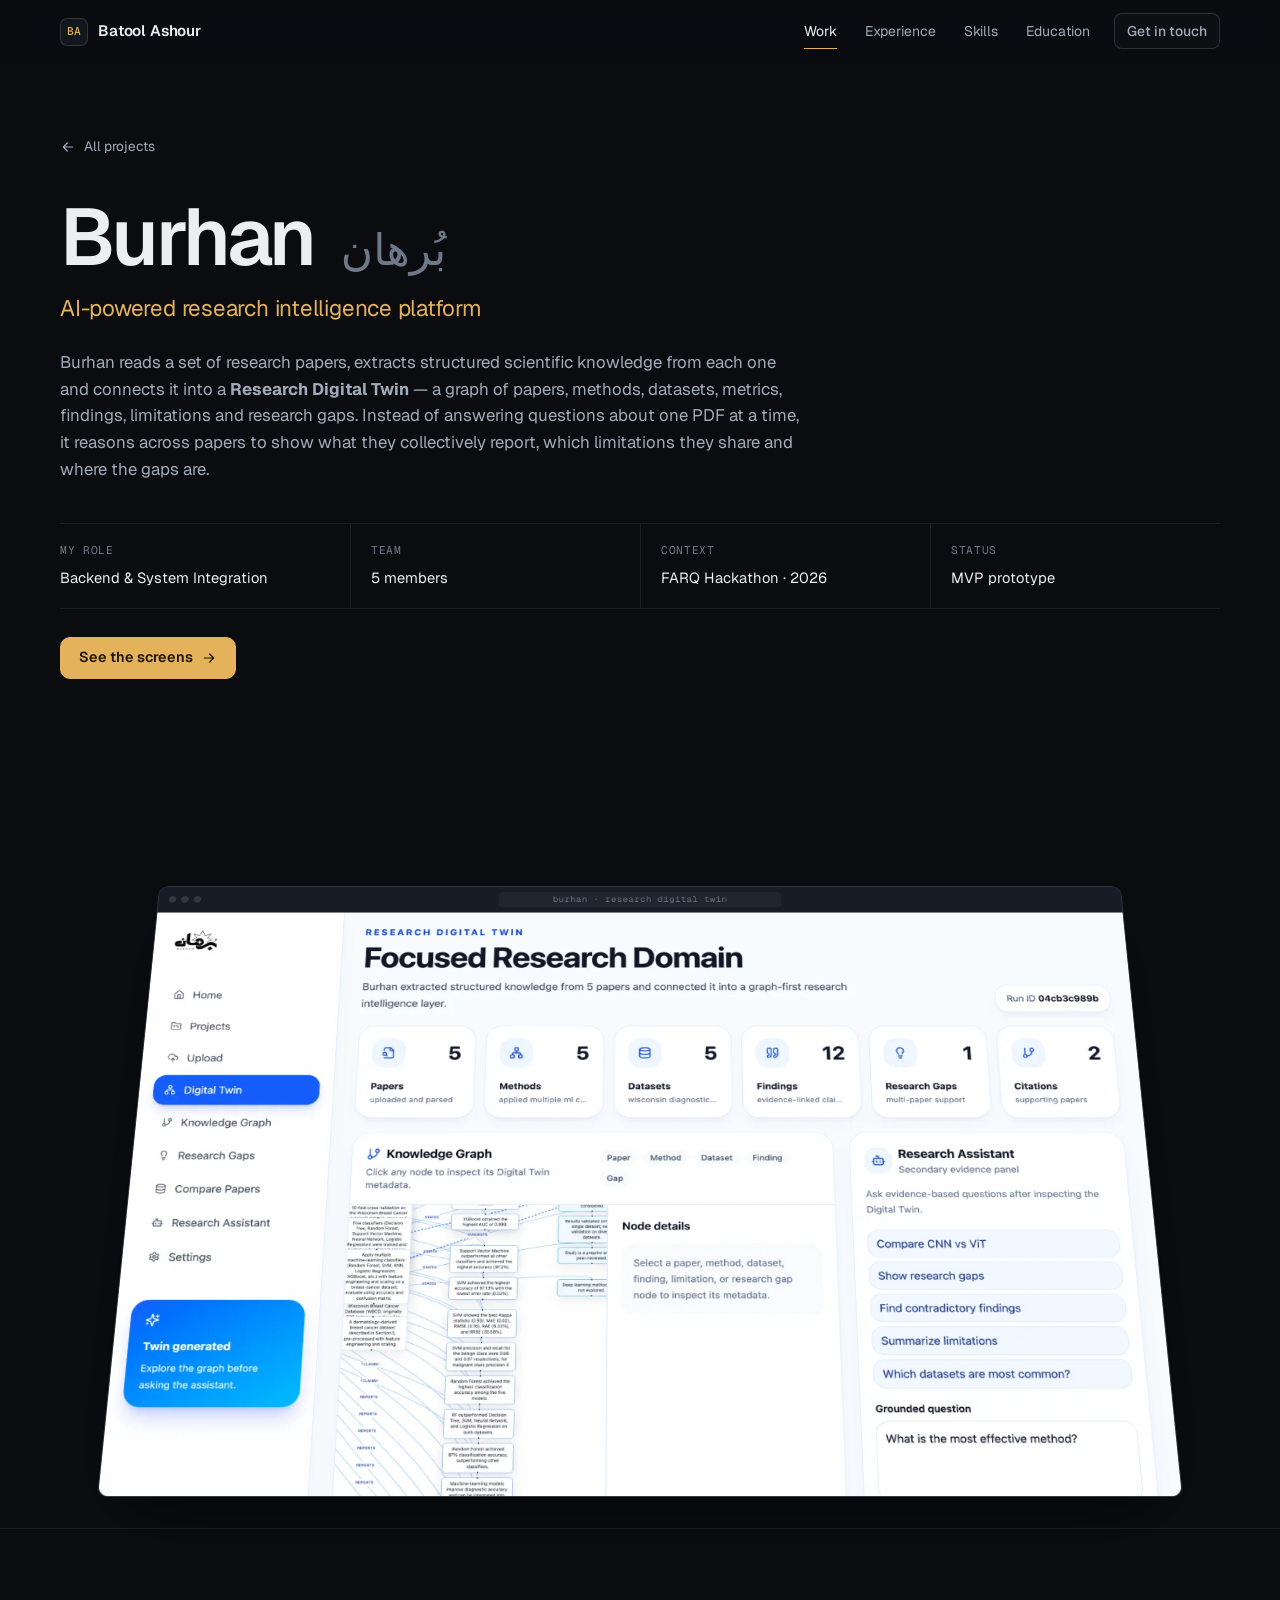
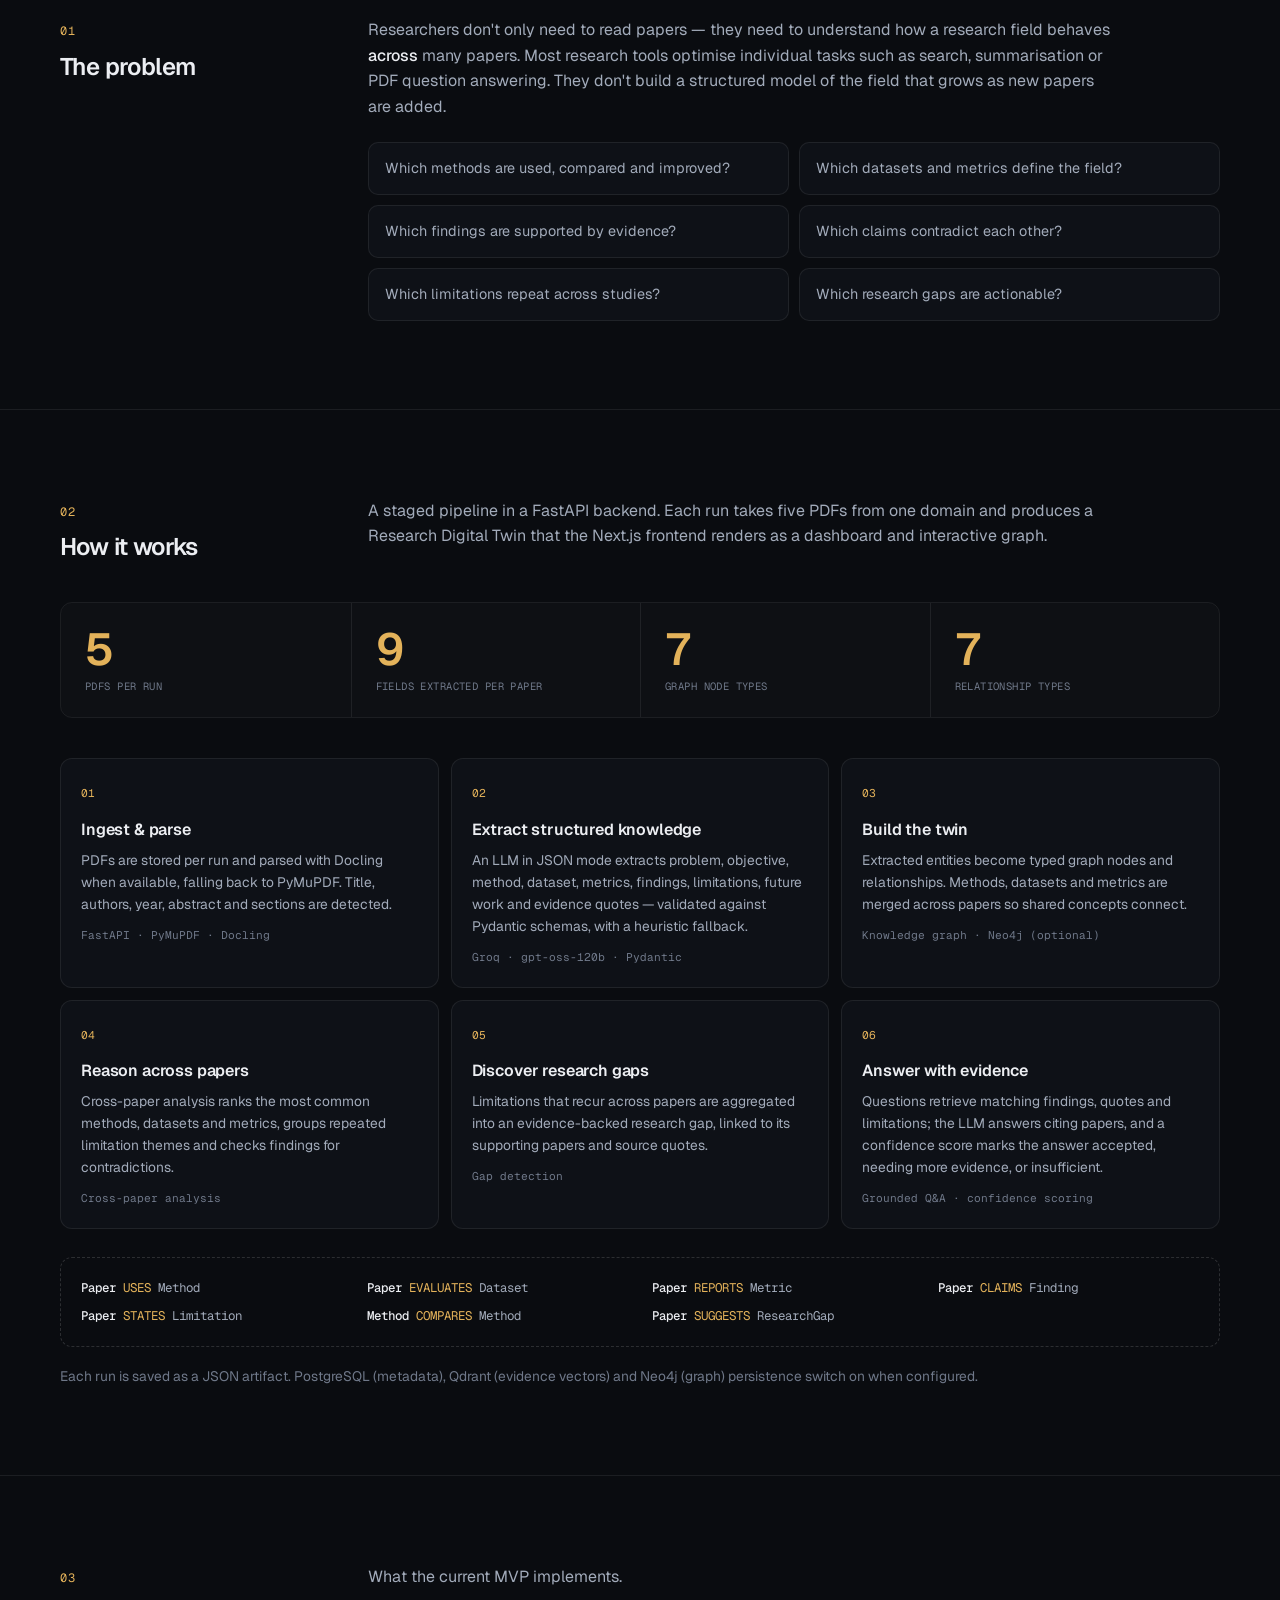
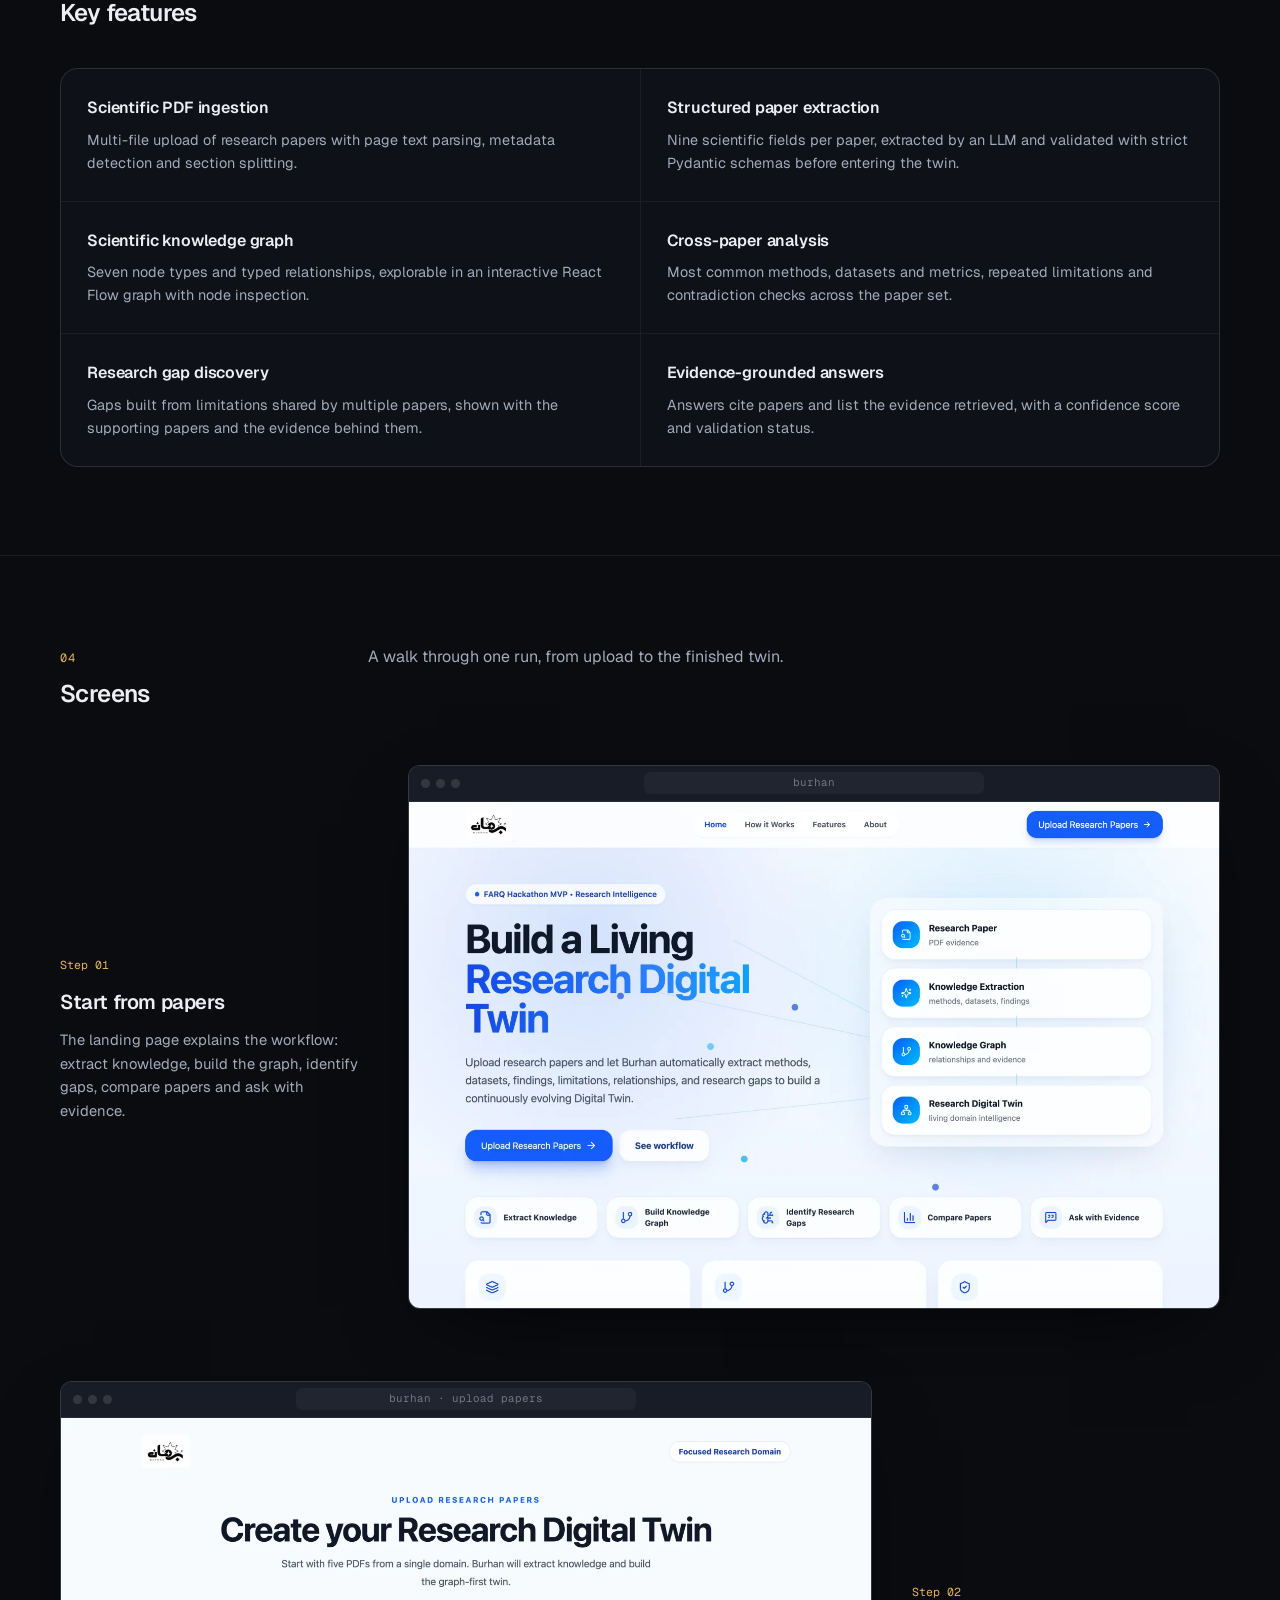
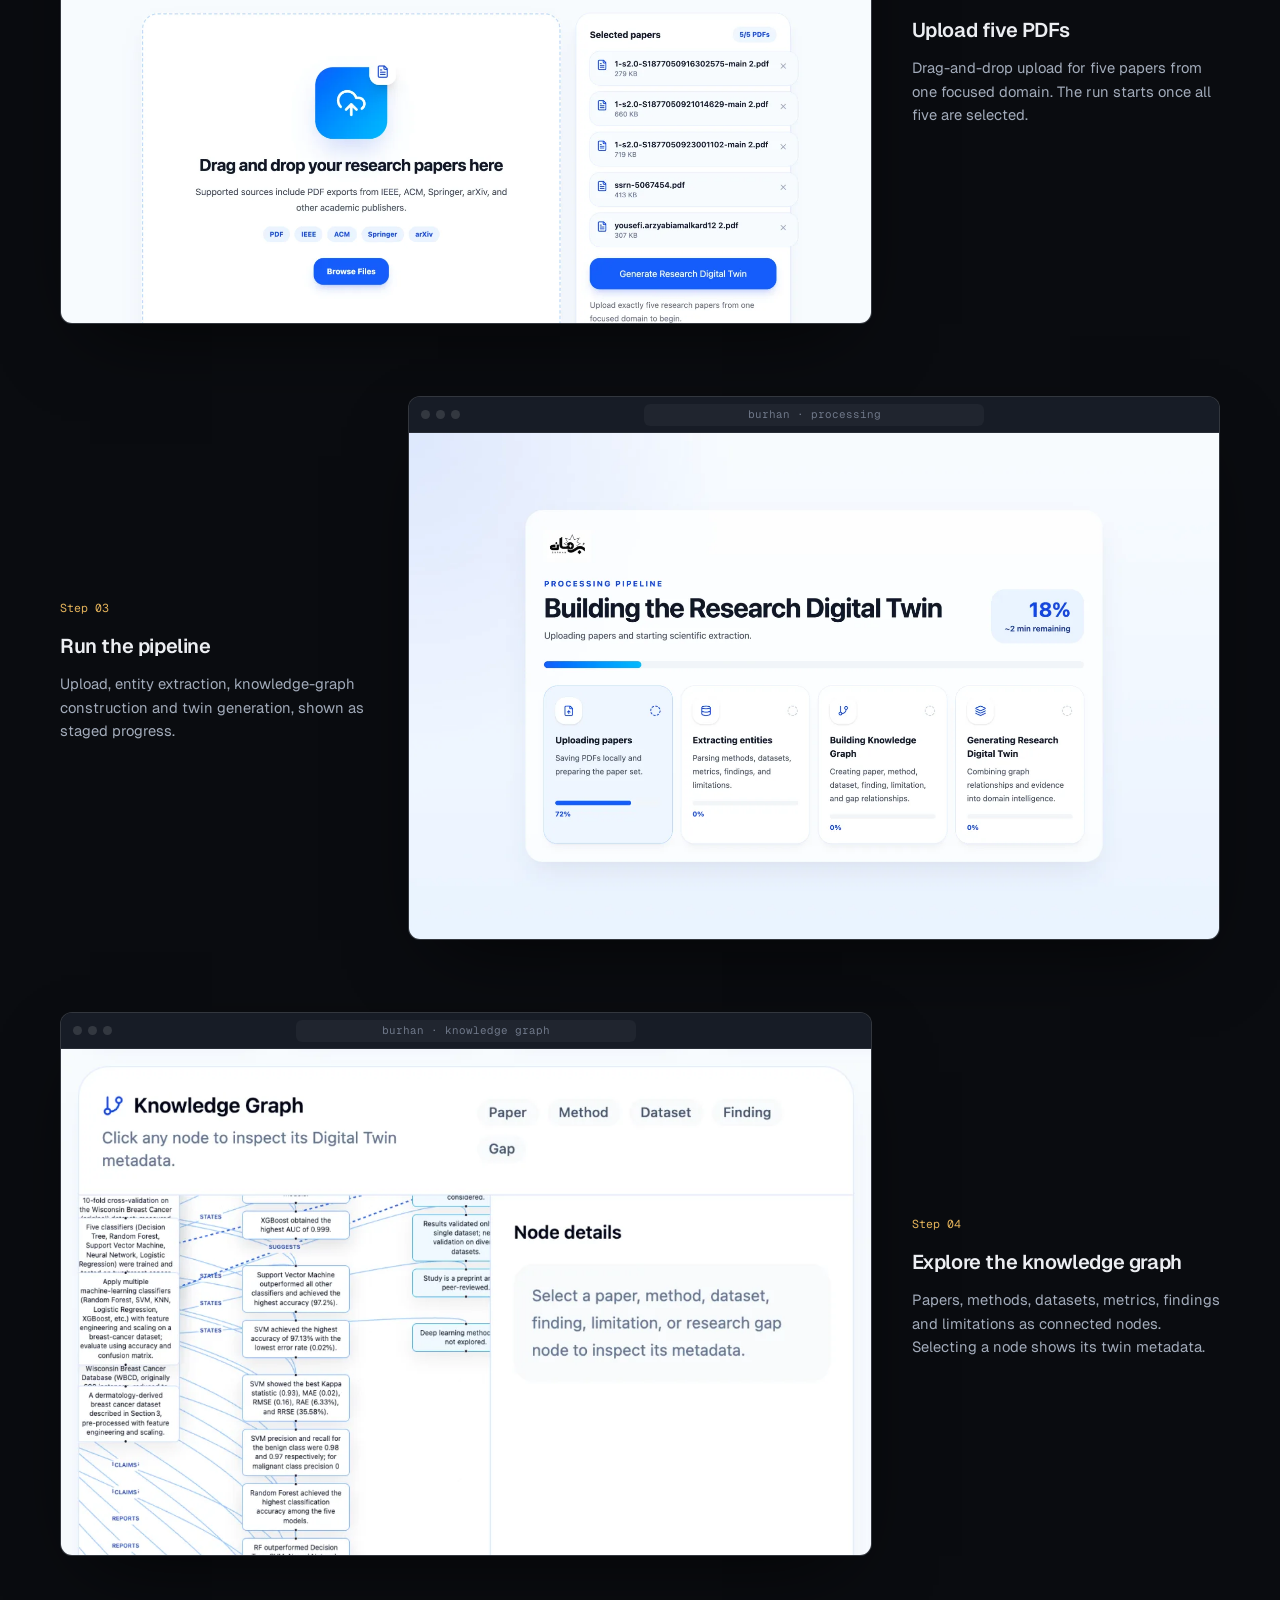
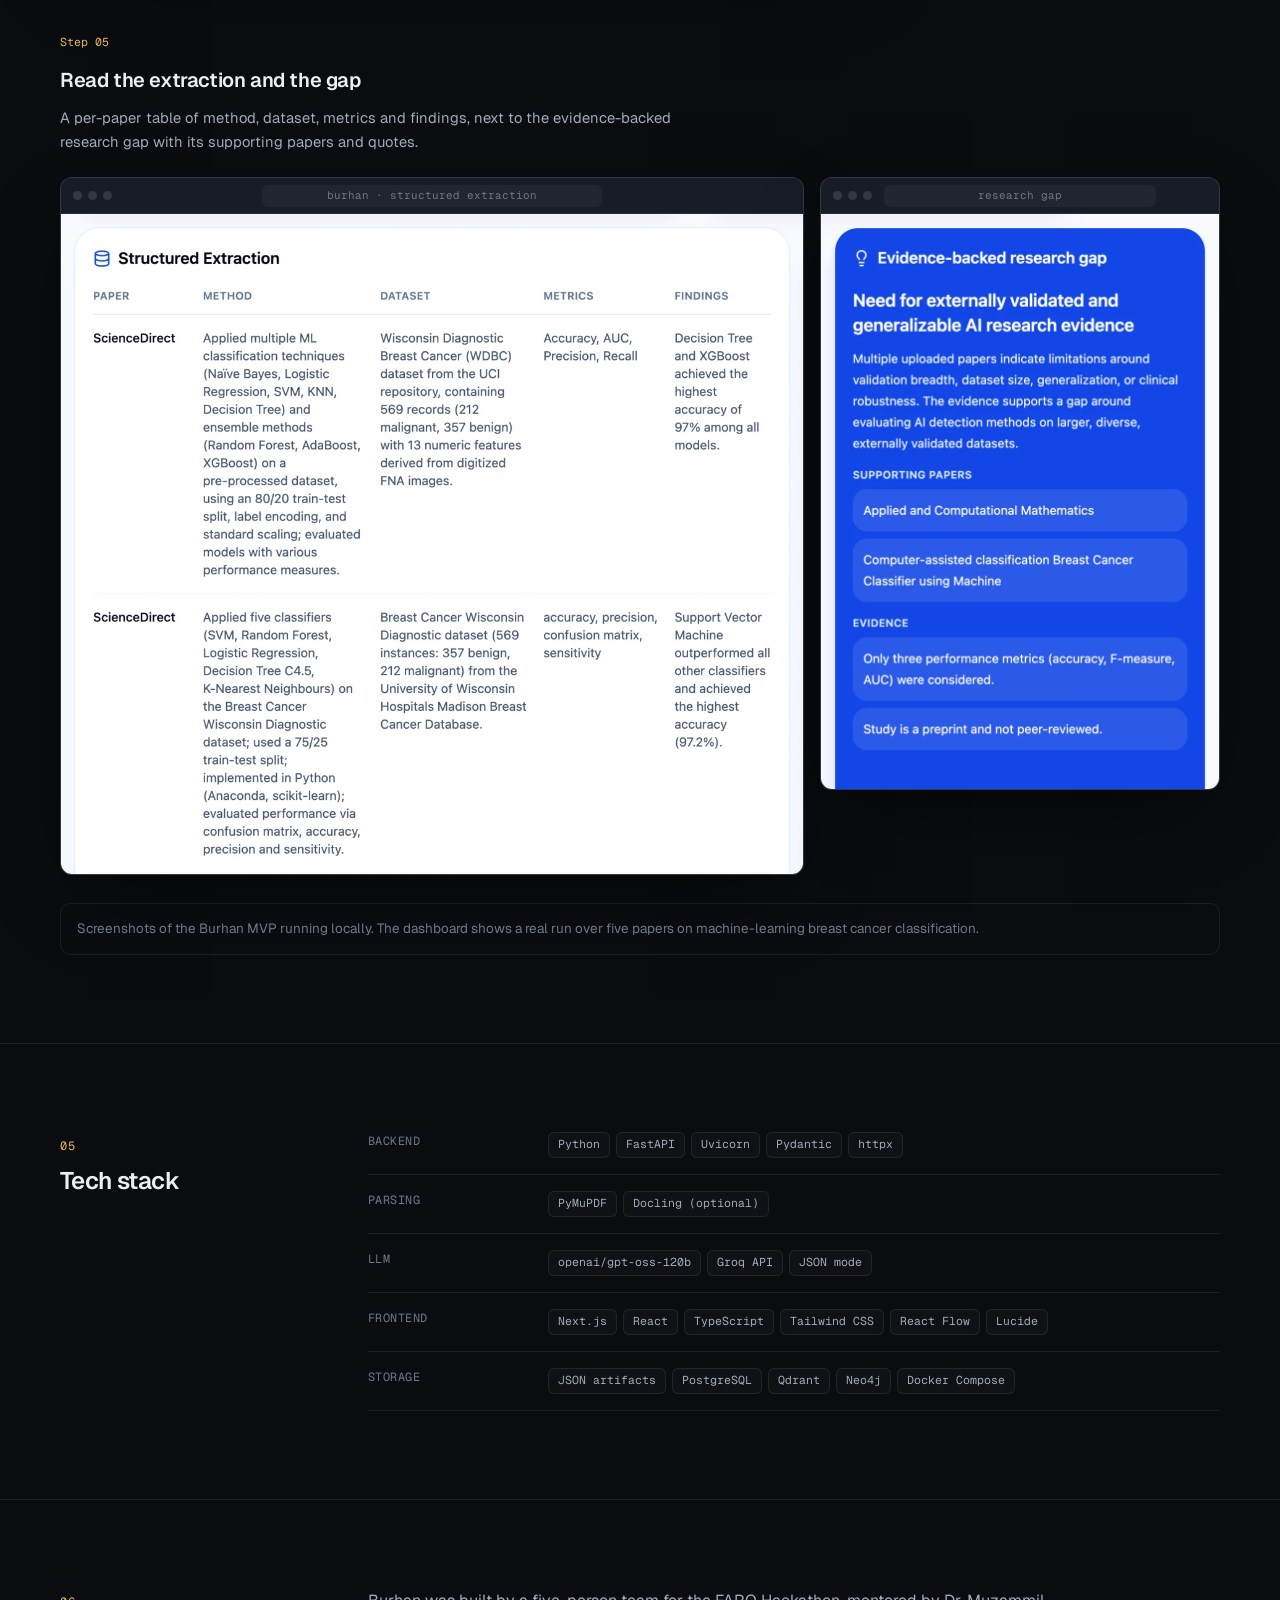
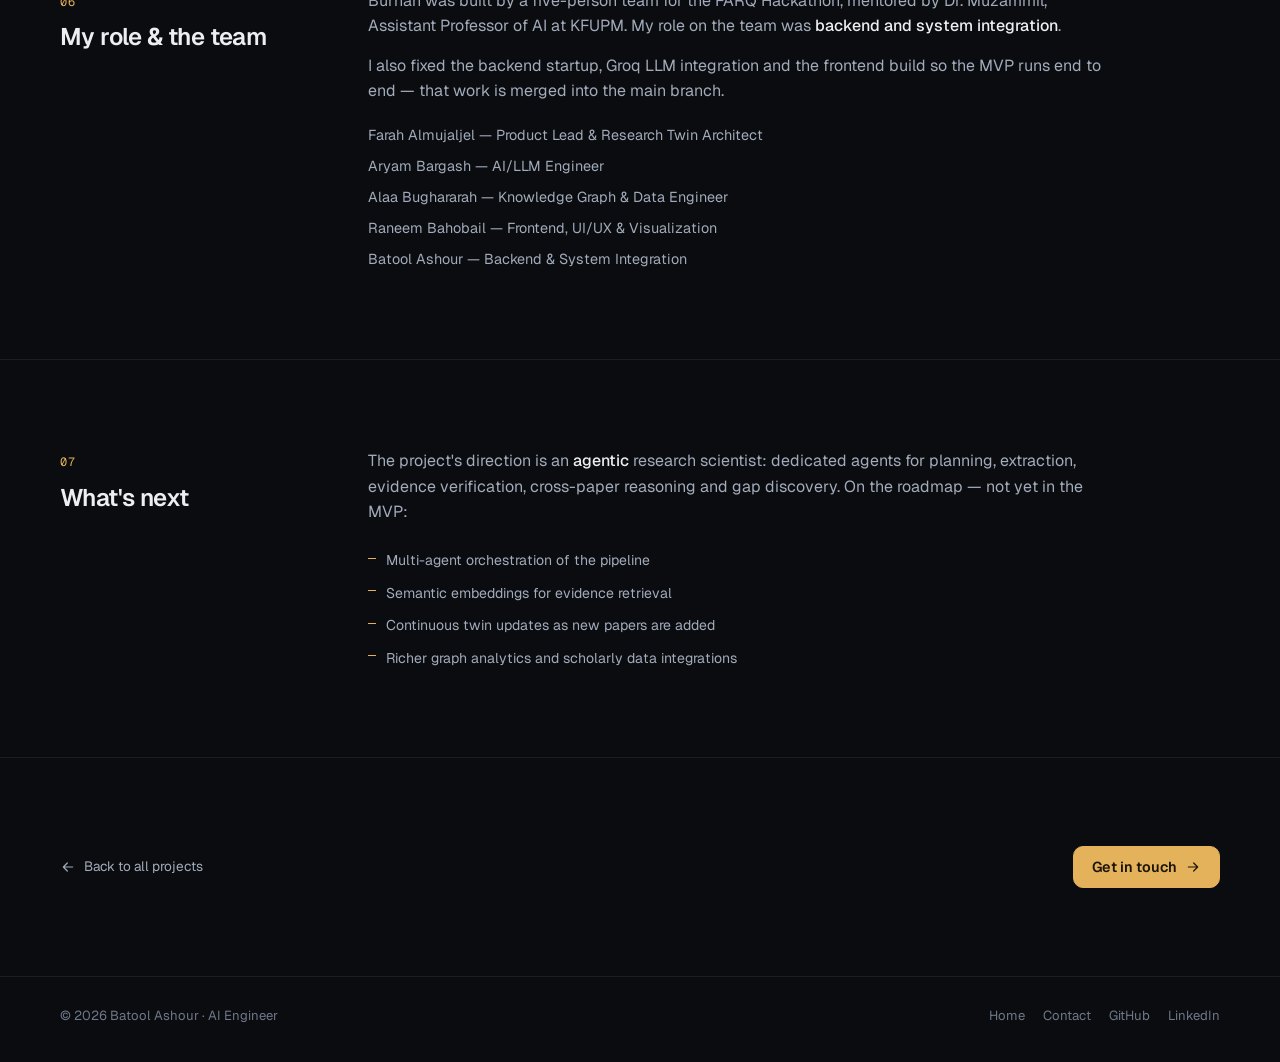
<file: projects/burhan/index.html>
<!DOCTYPE html>
<html lang="en" class="no-js">
<head>
  <meta charset="UTF-8" />
  <meta name="viewport" content="width=device-width, initial-scale=1" />
  <title>Burhan — AI research intelligence platform · Batool Ashour</title>
  <meta
    name="description"
    content="Burhan turns research papers into an evidence-backed Research Digital Twin: PDF ingestion, LLM-based structured extraction, a scientific knowledge graph, cross-paper analysis, research gap discovery and grounded Q&A."
  />
  <meta name="theme-color" content="#0a0c10" />
  <meta property="og:type" content="article" />
  <meta property="og:title" content="Burhan — AI-powered research intelligence platform" />
  <meta property="og:description" content="Case study by Batool Ashour." />

  <link rel="icon" href="data:image/svg+xml,%3Csvg xmlns=%27http://www.w3.org/2000/svg%27 viewBox=%270 0 32 32%27%3E%3Crect width=%2732%27 height=%2732%27 rx=%277%27 fill=%27%230a0c10%27/%3E%3Ctext x=%2716%27 y=%2721%27 font-family=%27monospace%27 font-size=%2712%27 fill=%27%23e3b25a%27 text-anchor=%27middle%27%3EBA%3C/text%3E%3C/svg%3E" />
  <link rel="preconnect" href="https://fonts.googleapis.com" />
  <link rel="preconnect" href="https://fonts.gstatic.com" crossorigin />
  <link href="https://fonts.googleapis.com/css2?family=Geist:wght@400;500;600&family=Geist+Mono:wght@400;500&display=swap" rel="stylesheet" />
  <link rel="stylesheet" href="../../assets/css/site.css" />
</head>

<body>
  <svg width="0" height="0" style="position:absolute" aria-hidden="true">
    <symbol id="i-arrow-right" viewBox="0 0 24 24"><path d="M5 12h14M13 6l6 6-6 6"/></symbol>
    <symbol id="i-arrow-left" viewBox="0 0 24 24"><path d="M19 12H5M11 6l-6 6 6 6"/></symbol>
    <symbol id="i-arrow-ne" viewBox="0 0 24 24"><path d="M7 17 17 7M8 7h9v9"/></symbol>
    <symbol id="i-github" viewBox="0 0 16 16"><path d="M8 0C3.58 0 0 3.58 0 8c0 3.54 2.29 6.53 5.47 7.59.4.07.55-.17.55-.38 0-.19-.01-.82-.01-1.49-2.01.37-2.53-.49-2.69-.94-.09-.23-.48-.94-.82-1.13-.28-.15-.68-.52-.01-.53.63-.01 1.08.58 1.23.82.72 1.21 1.87.87 2.33.66.07-.52.28-.87.51-1.07-1.78-.2-3.64-.89-3.64-3.95 0-.87.31-1.59.82-2.15-.08-.2-.36-1.02.08-2.12 0 0 .67-.21 2.2.82.64-.18 1.32-.27 2-.27.68 0 1.36.09 2 .27 1.53-1.04 2.2-.82 2.2-.82.44 1.1.16 1.92.08 2.12.51.56.82 1.27.82 2.15 0 3.07-1.87 3.75-3.65 3.95.29.25.54.73.54 1.48 0 1.07-.01 1.93-.01 2.2 0 .21.15.46.55.38A8.013 8.013 0 0 0 16 8c0-4.42-3.58-8-8-8Z"/></symbol>
    <symbol id="i-zoom" viewBox="0 0 24 24"><path d="M15 3h6v6M9 21H3v-6M21 3l-7 7M3 21l7-7"/></symbol>
    <symbol id="i-close" viewBox="0 0 24 24"><path d="M6 6l12 12M18 6 6 18"/></symbol>
    <symbol id="i-chev-left" viewBox="0 0 24 24"><path d="m15 6-6 6 6 6"/></symbol>
    <symbol id="i-chev-right" viewBox="0 0 24 24"><path d="m9 6 6 6-6 6"/></symbol>
  </svg>

  <div class="scroll-progress" aria-hidden="true"></div>
  <a class="skip-link" href="#main">Skip to content</a>

  <header class="site-header">
    <nav class="nav wrap" aria-label="Primary">
      <a href="../../" class="brand" aria-label="Batool Ashour — home">
        <span class="brand-mark" aria-hidden="true">BA</span>
        Batool Ashour
      </a>

      <button class="nav-toggle" type="button" aria-expanded="false" aria-controls="nav-menu" aria-label="Open menu">
        <span class="nav-toggle-bars" aria-hidden="true"></span>
      </button>

      <div class="nav-links" id="nav-menu">
        <a href="../../#work" aria-current="page" class="is-active">Work</a>
        <a href="../../#experience">Experience</a>
        <a href="../../#skills">Skills</a>
        <a href="../../#education">Education</a>
        <a href="../../#contact" class="btn btn-sm nav-cta">Get in touch</a>
      </div>
    </nav>
  </header>

  <main id="main">

    <!-- ===================== HERO ===================== -->

    <section class="cs-hero">
      <div class="wrap hero-enter">
        <a class="breadcrumb" href="../../#work">
          <svg class="icon" aria-hidden="true"><use href="#i-arrow-left"/></svg>
          All projects
        </a>

        <h1 class="cs-title"><span class="line"><span>Burhan <span class="ar" lang="ar">بُرهان</span></span></span></h1>
        <p class="cs-kicker">AI-powered research intelligence platform</p>

        <p class="cs-intro">
          Burhan reads a set of research papers, extracts structured scientific
          knowledge from each one and connects it into a
          <strong>Research Digital Twin</strong> — a graph of papers, methods,
          datasets, metrics, findings, limitations and research gaps. Instead of
          answering questions about one PDF at a time, it reasons across papers
          to show what they collectively report, which limitations they share
          and where the gaps are.
        </p>

        <dl class="cs-facts">
          <div><dt>My role</dt><dd>Backend &amp; System Integration</dd></div>
          <div><dt>Team</dt><dd>5 members</dd></div>
          <div><dt>Context</dt><dd>FARQ Hackathon · 2026</dd></div>
          <div><dt>Status</dt><dd>MVP prototype</dd></div>
        </dl>

        <div class="cs-actions">
          <a class="btn btn-primary" href="#screens">
            See the screens
            <svg class="icon arrow" aria-hidden="true"><use href="#i-arrow-right"/></svg>
          </a>
        </div>
      </div>
    </section>

    <div class="wrap cs-cover reveal" data-gallery>
      <div class="browser" data-tilt>
        <div class="browser-bar">
          <span class="window-dots" aria-hidden="true"><span></span><span></span><span></span></span>
          <span class="browser-url">burhan · research digital twin</span>
          <span class="spacer" aria-hidden="true"></span>
        </div>
        <button class="browser-view" type="button" aria-label="Enlarge: Research Digital Twin dashboard"
          data-full="../../assets/projects/burhan/dashboard.webp"
          data-caption="Research Digital Twin dashboard — counts, knowledge graph and research assistant">
          <img src="../../assets/projects/burhan/dashboard.webp" width="1600" height="1000"
            alt="Burhan Research Digital Twin dashboard with summary counts, knowledge graph and research assistant" />
          <span class="zoom-hint"><svg class="icon" aria-hidden="true"><use href="#i-zoom"/></svg>Enlarge</span>
        </button>
      </div>
    </div>

    <!-- ===================== PROBLEM ===================== -->

    <section class="cs-section" aria-labelledby="problem-title">
      <div class="wrap cs-split">
        <div class="reveal">
          <span class="eyebrow eyebrow-accent">01</span>
          <h2 id="problem-title" style="margin-top:10px">The problem</h2>
        </div>
        <div class="prose reveal">
          <p>
            Researchers don't only need to read papers — they need to understand
            how a research field behaves <strong>across</strong> many papers.
            Most research tools optimise individual tasks such as search,
            summarisation or PDF question answering. They don't build a
            structured model of the field that grows as new papers are added.
          </p>
          <ul class="question-list" aria-label="Questions researchers need answered">
            <li>Which methods are used, compared and improved?</li>
            <li>Which datasets and metrics define the field?</li>
            <li>Which findings are supported by evidence?</li>
            <li>Which claims contradict each other?</li>
            <li>Which limitations repeat across studies?</li>
            <li>Which research gaps are actionable?</li>
          </ul>
        </div>
      </div>
    </section>

    <!-- ===================== HOW IT WORKS ===================== -->

    <section class="cs-section" aria-labelledby="arch-title">
      <div class="wrap">
        <div class="cs-split">
          <div class="reveal">
            <span class="eyebrow eyebrow-accent">02</span>
            <h2 id="arch-title" style="margin-top:10px">How it works</h2>
          </div>
          <div class="prose reveal">
            <p>
              A staged pipeline in a FastAPI backend. Each run takes five PDFs
              from one domain and produces a Research Digital Twin that the
              Next.js frontend renders as a dashboard and interactive graph.
            </p>
          </div>
        </div>

        <dl class="stat-row stat-row-lg reveal" aria-label="Burhan by the numbers">
          <div><dt>PDFs per run</dt><dd data-count="5">5</dd></div>
          <div><dt>Fields extracted per paper</dt><dd data-count="9">9</dd></div>
          <div><dt>Graph node types</dt><dd data-count="7">7</dd></div>
          <div><dt>Relationship types</dt><dd data-count="7">7</dd></div>
        </dl>

        <ol class="arch" style="margin-top:40px">
          <li class="reveal">
            <h3>Ingest &amp; parse</h3>
            <p>PDFs are stored per run and parsed with Docling when available, falling back to PyMuPDF. Title, authors, year, abstract and sections are detected.</p>
            <p class="tech">FastAPI · PyMuPDF · Docling</p>
          </li>
          <li class="reveal">
            <h3>Extract structured knowledge</h3>
            <p>An LLM in JSON mode extracts problem, objective, method, dataset, metrics, findings, limitations, future work and evidence quotes — validated against Pydantic schemas, with a heuristic fallback.</p>
            <p class="tech">Groq · gpt-oss-120b · Pydantic</p>
          </li>
          <li class="reveal">
            <h3>Build the twin</h3>
            <p>Extracted entities become typed graph nodes and relationships. Methods, datasets and metrics are merged across papers so shared concepts connect.</p>
            <p class="tech">Knowledge graph · Neo4j (optional)</p>
          </li>
          <li class="reveal">
            <h3>Reason across papers</h3>
            <p>Cross-paper analysis ranks the most common methods, datasets and metrics, groups repeated limitation themes and checks findings for contradictions.</p>
            <p class="tech">Cross-paper analysis</p>
          </li>
          <li class="reveal">
            <h3>Discover research gaps</h3>
            <p>Limitations that recur across papers are aggregated into an evidence-backed research gap, linked to its supporting papers and source quotes.</p>
            <p class="tech">Gap detection</p>
          </li>
          <li class="reveal">
            <h3>Answer with evidence</h3>
            <p>Questions retrieve matching findings, quotes and limitations; the LLM answers citing papers, and a confidence score marks the answer accepted, needing more evidence, or insufficient.</p>
            <p class="tech">Grounded Q&amp;A · confidence scoring</p>
          </li>
        </ol>

        <div class="graph-schema reveal" aria-label="Knowledge graph schema">
          <span><b>Paper</b> <i>USES</i> Method</span>
          <span><b>Paper</b> <i>EVALUATES</i> Dataset</span>
          <span><b>Paper</b> <i>REPORTS</i> Metric</span>
          <span><b>Paper</b> <i>CLAIMS</i> Finding</span>
          <span><b>Paper</b> <i>STATES</i> Limitation</span>
          <span><b>Method</b> <i>COMPARES</i> Method</span>
          <span><b>Paper</b> <i>SUGGESTS</i> ResearchGap</span>
        </div>
        <p class="arch-note reveal">
          Each run is saved as a JSON artifact. PostgreSQL (metadata), Qdrant
          (evidence vectors) and Neo4j (graph) persistence switch on when configured.
        </p>
      </div>
    </section>

    <!-- ===================== FEATURES ===================== -->

    <section class="cs-section" aria-labelledby="features-title">
      <div class="wrap">
        <div class="cs-split" style="margin-bottom:40px">
          <div class="reveal">
            <span class="eyebrow eyebrow-accent">03</span>
            <h2 id="features-title" style="margin-top:10px">Key features</h2>
          </div>
          <div class="prose reveal">
            <p>What the current MVP implements.</p>
          </div>
        </div>

        <div class="features reveal">
          <article class="feature">
            <h3>Scientific PDF ingestion</h3>
            <p>Multi-file upload of research papers with page text parsing, metadata detection and section splitting.</p>
          </article>
          <article class="feature">
            <h3>Structured paper extraction</h3>
            <p>Nine scientific fields per paper, extracted by an LLM and validated with strict Pydantic schemas before entering the twin.</p>
          </article>
          <article class="feature">
            <h3>Scientific knowledge graph</h3>
            <p>Seven node types and typed relationships, explorable in an interactive React Flow graph with node inspection.</p>
          </article>
          <article class="feature">
            <h3>Cross-paper analysis</h3>
            <p>Most common methods, datasets and metrics, repeated limitations and contradiction checks across the paper set.</p>
          </article>
          <article class="feature">
            <h3>Research gap discovery</h3>
            <p>Gaps built from limitations shared by multiple papers, shown with the supporting papers and the evidence behind them.</p>
          </article>
          <article class="feature">
            <h3>Evidence-grounded answers</h3>
            <p>Answers cite papers and list the evidence retrieved, with a confidence score and validation status.</p>
          </article>
        </div>
      </div>
    </section>

    <!-- ===================== SCREENS ===================== -->

    <section class="cs-section" id="screens" aria-labelledby="screens-title">
      <div class="wrap">
        <div class="cs-split" style="margin-bottom:56px">
          <div class="reveal">
            <span class="eyebrow eyebrow-accent">04</span>
            <h2 id="screens-title" style="margin-top:10px">Screens</h2>
          </div>
          <div class="prose reveal">
            <p>A walk through one run, from upload to the finished twin.</p>
          </div>
        </div>

        <div class="gallery" data-gallery>

          <div class="shot reveal">
            <div class="shot-copy">
              <span class="step">Step 01</span>
              <h3>Start from papers</h3>
              <p>The landing page explains the workflow: extract knowledge, build the graph, identify gaps, compare papers and ask with evidence.</p>
            </div>
            <div class="browser">
              <div class="browser-bar"><span class="window-dots" aria-hidden="true"><span></span><span></span><span></span></span><span class="browser-url">burhan</span><span class="spacer" aria-hidden="true"></span></div>
              <button class="browser-view" type="button" aria-label="Enlarge: landing page"
                data-full="../../assets/projects/burhan/landing.webp" data-caption="Landing page">
                <img src="../../assets/projects/burhan/landing.webp" width="1600" height="1000" loading="lazy" decoding="async"
                  alt="Burhan landing page: Build a Living Research Digital Twin" />
                <span class="zoom-hint"><svg class="icon" aria-hidden="true"><use href="#i-zoom"/></svg>Enlarge</span>
              </button>
            </div>
          </div>

          <div class="shot reveal">
            <div class="shot-copy">
              <span class="step">Step 02</span>
              <h3>Upload five PDFs</h3>
              <p>Drag-and-drop upload for five papers from one focused domain. The run starts once all five are selected.</p>
            </div>
            <div class="browser">
              <div class="browser-bar"><span class="window-dots" aria-hidden="true"><span></span><span></span><span></span></span><span class="browser-url">burhan · upload papers</span><span class="spacer" aria-hidden="true"></span></div>
              <button class="browser-view" type="button" aria-label="Enlarge: paper upload"
                data-full="../../assets/projects/burhan/upload.webp" data-caption="Paper upload — five PDFs from one research domain">
                <img src="../../assets/projects/burhan/upload.webp" width="1600" height="1000" loading="lazy" decoding="async"
                  alt="Burhan paper upload screen with five selected PDF papers" />
                <span class="zoom-hint"><svg class="icon" aria-hidden="true"><use href="#i-zoom"/></svg>Enlarge</span>
              </button>
            </div>
          </div>

          <div class="shot reveal">
            <div class="shot-copy">
              <span class="step">Step 03</span>
              <h3>Run the pipeline</h3>
              <p>Upload, entity extraction, knowledge-graph construction and twin generation, shown as staged progress.</p>
            </div>
            <div class="browser">
              <div class="browser-bar"><span class="window-dots" aria-hidden="true"><span></span><span></span><span></span></span><span class="browser-url">burhan · processing</span><span class="spacer" aria-hidden="true"></span></div>
              <button class="browser-view" type="button" aria-label="Enlarge: processing pipeline"
                data-full="../../assets/projects/burhan/processing.webp" data-caption="Processing pipeline — staged progress while the twin is built">
                <img src="../../assets/projects/burhan/processing.webp" width="1600" height="1000" loading="lazy" decoding="async"
                  alt="Burhan processing screen showing four pipeline stages and overall progress" />
                <span class="zoom-hint"><svg class="icon" aria-hidden="true"><use href="#i-zoom"/></svg>Enlarge</span>
              </button>
            </div>
          </div>

          <div class="shot reveal">
            <div class="shot-copy">
              <span class="step">Step 04</span>
              <h3>Explore the knowledge graph</h3>
              <p>Papers, methods, datasets, metrics, findings and limitations as connected nodes. Selecting a node shows its twin metadata.</p>
            </div>
            <div class="browser">
              <div class="browser-bar"><span class="window-dots" aria-hidden="true"><span></span><span></span><span></span></span><span class="browser-url">burhan · knowledge graph</span><span class="spacer" aria-hidden="true"></span></div>
              <button class="browser-view" type="button" aria-label="Enlarge: knowledge graph"
                data-full="../../assets/projects/burhan/knowledge-graph.webp" data-caption="Knowledge graph — typed nodes and relationships rendered with React Flow">
                <img src="../../assets/projects/burhan/knowledge-graph.webp" width="1200" height="891" loading="lazy" decoding="async"
                  alt="Burhan knowledge graph view with finding, limitation and metric nodes connected by labelled edges" />
                <span class="zoom-hint"><svg class="icon" aria-hidden="true"><use href="#i-zoom"/></svg>Enlarge</span>
              </button>
            </div>
          </div>

          <div>
            <div class="shot-copy reveal" style="max-width:640px;margin-bottom:24px">
              <span class="step">Step 05</span>
              <h3>Read the extraction and the gap</h3>
              <p>A per-paper table of method, dataset, metrics and findings, next to the evidence-backed research gap with its supporting papers and quotes.</p>
            </div>
            <div class="shot-pair reveal">
              <div class="browser">
                <div class="browser-bar"><span class="window-dots" aria-hidden="true"><span></span><span></span><span></span></span><span class="browser-url">burhan · structured extraction</span><span class="spacer" aria-hidden="true"></span></div>
                <button class="browser-view" type="button" aria-label="Enlarge: structured extraction"
                  data-full="../../assets/projects/burhan/structured-extraction.webp" data-caption="Structured extraction — method, dataset, metrics and findings per paper">
                  <img src="../../assets/projects/burhan/structured-extraction.webp" width="1200" height="1068" loading="lazy" decoding="async"
                    alt="Structured extraction table listing method, dataset, metrics and findings for each paper" />
                  <span class="zoom-hint"><svg class="icon" aria-hidden="true"><use href="#i-zoom"/></svg>Enlarge</span>
                </button>
              </div>
              <div class="browser">
                <div class="browser-bar"><span class="window-dots" aria-hidden="true"><span></span><span></span><span></span></span><span class="browser-url">research gap</span><span class="spacer" aria-hidden="true"></span></div>
                <button class="browser-view" type="button" aria-label="Enlarge: research gap"
                  data-full="../../assets/projects/burhan/research-gap.webp" data-caption="Evidence-backed research gap with supporting papers and evidence">
                  <img src="../../assets/projects/burhan/research-gap.webp" width="800" height="1154" loading="lazy" decoding="async"
                    alt="Research gap card: need for externally validated and generalizable AI research evidence, with supporting papers and evidence" />
                  <span class="zoom-hint"><svg class="icon" aria-hidden="true"><use href="#i-zoom"/></svg>Enlarge</span>
                </button>
              </div>
            </div>
          </div>

        </div>

        <p class="data-note reveal">
          Screenshots of the Burhan MVP running locally. The dashboard shows a
          real run over five papers on machine-learning breast cancer classification.
        </p>
      </div>
    </section>

    <!-- ===================== TECH STACK ===================== -->

    <section class="cs-section" aria-labelledby="stack-title">
      <div class="wrap cs-split">
        <div class="reveal">
          <span class="eyebrow eyebrow-accent">05</span>
          <h2 id="stack-title" style="margin-top:10px">Tech stack</h2>
        </div>
        <div class="reveal">
          <table class="stack-table">
            <tbody>
              <tr>
                <th scope="row">Backend</th>
                <td><div class="badges"><span class="badge">Python</span><span class="badge">FastAPI</span><span class="badge">Uvicorn</span><span class="badge">Pydantic</span><span class="badge">httpx</span></div></td>
              </tr>
              <tr>
                <th scope="row">Parsing</th>
                <td><div class="badges"><span class="badge">PyMuPDF</span><span class="badge">Docling (optional)</span></div></td>
              </tr>
              <tr>
                <th scope="row">LLM</th>
                <td><div class="badges"><span class="badge">openai/gpt-oss-120b</span><span class="badge">Groq API</span><span class="badge">JSON mode</span></div></td>
              </tr>
              <tr>
                <th scope="row">Frontend</th>
                <td><div class="badges"><span class="badge">Next.js</span><span class="badge">React</span><span class="badge">TypeScript</span><span class="badge">Tailwind CSS</span><span class="badge">React Flow</span><span class="badge">Lucide</span></div></td>
              </tr>
              <tr>
                <th scope="row">Storage</th>
                <td><div class="badges"><span class="badge">JSON artifacts</span><span class="badge">PostgreSQL</span><span class="badge">Qdrant</span><span class="badge">Neo4j</span><span class="badge">Docker Compose</span></div></td>
              </tr>
            </tbody>
          </table>
        </div>
      </div>
    </section>

    <!-- ===================== ROLE + TEAM ===================== -->

    <section class="cs-section" aria-labelledby="role-title">
      <div class="wrap cs-split">
        <div class="reveal">
          <span class="eyebrow eyebrow-accent">06</span>
          <h2 id="role-title" style="margin-top:10px">My role &amp; the team</h2>
        </div>
        <div class="prose reveal">
          <p>
            Burhan was built by a five-person team for the FARQ Hackathon,
            mentored by Dr. Muzammil, Assistant Professor of AI at KFUPM.
            My role on the team was <strong>backend and system integration</strong>.
          </p>
          <p>
            I also fixed the backend startup, Groq LLM integration and the
            frontend build so the MVP runs end to end — that work is merged
            into the main branch.
          </p>
          <ul class="plain-list" style="margin-top:20px">
            <li>Farah Almujaljel — Product Lead &amp; Research Twin Architect</li>
            <li>Aryam Bargash — AI/LLM Engineer</li>
            <li>Alaa Bughararah — Knowledge Graph &amp; Data Engineer</li>
            <li>Raneem Bahobail — Frontend, UI/UX &amp; Visualization</li>
            <li>Batool Ashour — Backend &amp; System Integration</li>
          </ul>
        </div>
      </div>
    </section>

    <!-- ===================== NEXT ===================== -->

    <section class="cs-section" aria-labelledby="next-title">
      <div class="wrap cs-split">
        <div class="reveal">
          <span class="eyebrow eyebrow-accent">07</span>
          <h2 id="next-title" style="margin-top:10px">What's next</h2>
        </div>
        <div class="prose reveal">
          <p>
            The project's direction is an <strong>agentic</strong> research
            scientist: dedicated agents for planning, extraction, evidence
            verification, cross-paper reasoning and gap discovery. On the
            roadmap — not yet in the MVP:
          </p>
          <ul class="feature-list" style="grid-template-columns:1fr">
            <li>Multi-agent orchestration of the pipeline</li>
            <li>Semantic embeddings for evidence retrieval</li>
            <li>Continuous twin updates as new papers are added</li>
            <li>Richer graph analytics and scholarly data integrations</li>
          </ul>
        </div>
      </div>
    </section>

    <section class="cs-section">
      <div class="wrap next-project reveal">
        <a class="breadcrumb" href="../../#work">
          <svg class="icon" aria-hidden="true"><use href="#i-arrow-left"/></svg>
          Back to all projects
        </a>
        <a class="btn btn-primary" href="../../#contact">
          Get in touch
          <svg class="icon arrow" aria-hidden="true"><use href="#i-arrow-right"/></svg>
        </a>
      </div>
    </section>

  </main>

  <footer class="site-footer" style="margin-top:0">
    <div class="wrap footer-inner">
      <span>© <span data-year>2026</span> Batool Ashour · AI Engineer</span>
      <nav class="footer-links" aria-label="Footer">
        <a href="../../">Home</a>
        <a href="../../#contact">Contact</a>
        <a href="https://github.com/BatoolAshour" target="_blank" rel="noopener noreferrer">GitHub</a>
        <a href="https://linkedin.com/in/batoolashour" target="_blank" rel="noopener noreferrer">LinkedIn</a>
      </nav>
    </div>
  </footer>

  <dialog class="lightbox" id="lightbox" aria-label="Image viewer">
    <div class="lightbox-bar">
      <span class="lightbox-count"></span>
      <button class="lightbox-btn lightbox-close" type="button" aria-label="Close image viewer">
        <svg class="icon" aria-hidden="true"><use href="#i-close"/></svg>
      </button>
    </div>
    <div class="lightbox-stage">
      <img alt="" />
      <button class="lightbox-btn lightbox-prev" type="button" aria-label="Previous image">
        <svg class="icon" aria-hidden="true"><use href="#i-chev-left"/></svg>
      </button>
      <button class="lightbox-btn lightbox-next" type="button" aria-label="Next image">
        <svg class="icon" aria-hidden="true"><use href="#i-chev-right"/></svg>
      </button>
    </div>
    <p class="lightbox-caption"></p>
  </dialog>

  <script src="../../assets/js/site.js" defer></script>
</body>
</html>
</file>
<file: assets/css/site.css>
/* ==========================================================================
   Batool Ashour — Portfolio
   Shared styles for the home page and project case-study pages.
   ========================================================================== */

:root {
  --bg: #0a0c10;
  --bg-raised: #0e1117;
  --surface: #12161e;
  --surface-2: #171c26;
  --line: rgba(255, 255, 255, 0.075);
  --line-strong: rgba(255, 255, 255, 0.14);
  --text: #eceef2;
  --muted: #a2abba;
  --faint: #6f7889;
  --accent: #e3b25a;
  --accent-soft: rgba(227, 178, 90, 0.12);
  --accent-line: rgba(227, 178, 90, 0.35);
  --accent-ink: #1b1407;
  --ok: #7fd1a8;

  --font-sans: "Geist", "Inter", system-ui, -apple-system, "Segoe UI", sans-serif;
  --font-mono: "Geist Mono", "IBM Plex Mono", ui-monospace, "SF Mono", Menlo, monospace;

  --radius-sm: 6px;
  --radius: 12px;
  --radius-lg: 18px;
  --shadow: 0 1px 0 rgba(255, 255, 255, 0.04) inset, 0 20px 50px -20px rgba(0, 0, 0, 0.6);
  --ease: cubic-bezier(0.2, 0.7, 0.2, 1);
  --header-h: 64px;
  --gutter: 24px;
}

*,
*::before,
*::after {
  box-sizing: border-box;
}

* {
  margin: 0;
  padding: 0;
}

html {
  scroll-behavior: smooth;
  scroll-padding-top: calc(var(--header-h) + 24px);
  -webkit-text-size-adjust: 100%;
}

body {
  background: var(--bg);
  color: var(--text);
  font-family: var(--font-sans);
  font-size: 16px;
  line-height: 1.6;
  -webkit-font-smoothing: antialiased;
  -moz-osx-font-smoothing: grayscale;
  overflow-x: hidden;
  text-rendering: optimizeLegibility;
}

body.no-scroll {
  overflow: hidden;
}

img {
  display: block;
  max-width: 100%;
  height: auto;
}

a {
  color: inherit;
  text-decoration: none;
}

button,
input,
textarea {
  font: inherit;
  color: inherit;
}

button {
  cursor: pointer;
  background: none;
  border: 0;
}

ul[role="list"],
ol[role="list"] {
  list-style: none;
}

::selection {
  background: var(--accent);
  color: var(--accent-ink);
}

:focus-visible {
  outline: 2px solid var(--accent);
  outline-offset: 3px;
  border-radius: 4px;
}

.sr-only {
  position: absolute;
  width: 1px;
  height: 1px;
  padding: 0;
  margin: -1px;
  overflow: hidden;
  clip: rect(0, 0, 0, 0);
  white-space: nowrap;
  border: 0;
}

.skip-link {
  position: absolute;
  left: 16px;
  top: -60px;
  z-index: 300;
  background: var(--accent);
  color: var(--accent-ink);
  padding: 10px 14px;
  border-radius: var(--radius-sm);
  font-weight: 600;
  font-size: 0.875rem;
  transition: top 0.2s var(--ease);
}

.skip-link:focus {
  top: 12px;
}

.wrap {
  width: min(1160px, 100% - var(--gutter) * 2);
  margin-inline: auto;
}

.mono {
  font-family: var(--font-mono);
}

/* ==========================================================================
   Header / navigation
   ========================================================================== */

.site-header {
  position: sticky;
  top: 0;
  z-index: 100;
  height: var(--header-h);
  background: rgba(10, 12, 16, 0.72);
  backdrop-filter: saturate(140%) blur(14px);
  -webkit-backdrop-filter: saturate(140%) blur(14px);
  border-bottom: 1px solid transparent;
  transition: border-color 0.25s ease, background 0.25s ease;
}

.site-header.is-scrolled {
  border-bottom-color: var(--line);
  background: rgba(10, 12, 16, 0.86);
}

.nav {
  height: 100%;
  display: flex;
  align-items: center;
  justify-content: space-between;
  gap: 24px;
}

.brand {
  display: inline-flex;
  align-items: center;
  gap: 10px;
  font-weight: 600;
  letter-spacing: -0.01em;
  font-size: 0.95rem;
}

.brand-mark {
  width: 28px;
  height: 28px;
  display: grid;
  place-items: center;
  border-radius: 7px;
  border: 1px solid var(--line-strong);
  background: var(--surface);
  font-family: var(--font-mono);
  font-size: 0.7rem;
  font-weight: 500;
  color: var(--accent);
}

.nav-links {
  display: flex;
  align-items: center;
  gap: 4px;
}

.nav-links a {
  position: relative;
  padding: 8px 12px;
  border-radius: 8px;
  font-size: 0.875rem;
  color: var(--muted);
  transition: color 0.2s ease, background 0.2s ease;
}

.nav-links a:hover {
  color: var(--text);
  background: rgba(255, 255, 255, 0.04);
}

.nav-links a.is-active {
  color: var(--text);
}

.nav-links a.is-active::after {
  content: "";
  position: absolute;
  left: 12px;
  right: 12px;
  bottom: 2px;
  height: 1px;
  background: var(--accent);
}

.nav-cta {
  margin-left: 8px;
}

.nav-toggle {
  display: none;
  width: 40px;
  height: 40px;
  border-radius: 10px;
  border: 1px solid var(--line-strong);
  place-items: center;
}

.nav-toggle-bars {
  position: relative;
  width: 16px;
  height: 10px;
}

.nav-toggle-bars::before,
.nav-toggle-bars::after {
  content: "";
  position: absolute;
  left: 0;
  width: 100%;
  height: 1.5px;
  background: var(--text);
  border-radius: 2px;
  transition: transform 0.25s var(--ease), top 0.25s var(--ease);
}

.nav-toggle-bars::before {
  top: 0;
}

.nav-toggle-bars::after {
  top: 8px;
}

.nav-toggle[aria-expanded="true"] .nav-toggle-bars::before {
  top: 4px;
  transform: rotate(45deg);
}

.nav-toggle[aria-expanded="true"] .nav-toggle-bars::after {
  top: 4px;
  transform: rotate(-45deg);
}

/* ==========================================================================
   Buttons, badges, links
   ========================================================================== */

.btn {
  display: inline-flex;
  align-items: center;
  justify-content: center;
  gap: 8px;
  height: 42px;
  padding: 0 18px;
  border-radius: 10px;
  border: 1px solid var(--line-strong);
  background: rgba(255, 255, 255, 0.02);
  font-size: 0.9rem;
  font-weight: 500;
  white-space: nowrap;
  transition: transform 0.2s var(--ease), background 0.2s ease, border-color 0.2s ease, color 0.2s ease;
}

.btn:hover {
  border-color: rgba(255, 255, 255, 0.28);
  background: rgba(255, 255, 255, 0.05);
}

.btn:active {
  transform: translateY(1px);
}

.btn-primary {
  background: var(--accent);
  border-color: var(--accent);
  color: var(--accent-ink);
  font-weight: 600;
}

.btn-primary:hover {
  background: #ecc276;
  border-color: #ecc276;
}

.btn-sm {
  height: 36px;
  padding: 0 14px;
  font-size: 0.84rem;
}

.btn .icon {
  width: 16px;
  height: 16px;
  flex: none;
}

.btn .arrow {
  transition: transform 0.2s var(--ease);
}

.btn:hover .arrow {
  transform: translateX(3px);
}

.btn:hover .arrow-ne {
  transform: translate(2px, -2px);
}

.icon {
  width: 16px;
  height: 16px;
  flex: none;
  fill: none;
  stroke: currentColor;
  stroke-width: 1.8;
  stroke-linecap: round;
  stroke-linejoin: round;
}

.icon-fill {
  fill: currentColor;
  stroke: none;
}

.text-link {
  display: inline-flex;
  align-items: center;
  gap: 6px;
  font-size: 0.875rem;
  font-weight: 500;
  color: var(--text);
  border-bottom: 1px solid var(--line-strong);
  padding-bottom: 2px;
  transition: border-color 0.2s ease, color 0.2s ease;
}

.text-link:hover {
  color: var(--accent);
  border-color: var(--accent-line);
}

.text-link .icon {
  width: 14px;
  height: 14px;
  transition: transform 0.2s var(--ease);
}

.text-link:hover .icon {
  transform: translate(2px, -2px);
}

.badges {
  display: flex;
  flex-wrap: wrap;
  gap: 6px;
}

.badge {
  display: inline-flex;
  align-items: center;
  height: 26px;
  padding: 0 9px;
  border-radius: 6px;
  border: 1px solid var(--line);
  background: rgba(255, 255, 255, 0.025);
  font-family: var(--font-mono);
  font-size: 0.72rem;
  color: var(--muted);
  white-space: nowrap;
  transition: border-color 0.2s ease, color 0.2s ease;
}

.badge:hover {
  border-color: var(--line-strong);
  color: var(--text);
}

.badge-accent {
  border-color: var(--accent-line);
  background: var(--accent-soft);
  color: var(--accent);
}

.eyebrow {
  display: inline-flex;
  align-items: center;
  gap: 10px;
  font-family: var(--font-mono);
  font-size: 0.75rem;
  letter-spacing: 0.06em;
  text-transform: uppercase;
  color: var(--faint);
}

.eyebrow-accent {
  color: var(--accent);
}

.status-dot {
  width: 7px;
  height: 7px;
  border-radius: 50%;
  background: var(--ok);
  box-shadow: 0 0 0 3px rgba(127, 209, 168, 0.14);
}

/* ==========================================================================
   Sections
   ========================================================================== */

.section {
  padding: 112px 0;
  border-top: 1px solid var(--line);
}

.section-head {
  display: grid;
  grid-template-columns: minmax(0, 1fr) minmax(0, 1fr);
  align-items: end;
  gap: 32px;
  margin-bottom: 56px;
}

.section-index {
  display: block;
  margin-bottom: 14px;
}

.section-title {
  font-size: clamp(1.9rem, 3.4vw, 2.6rem);
  line-height: 1.1;
  letter-spacing: -0.03em;
  font-weight: 600;
}

.section-lede {
  color: var(--muted);
  max-width: 520px;
  justify-self: end;
}

/* ==========================================================================
   Hero
   ========================================================================== */

.hero {
  position: relative;
  padding: 96px 0 104px;
}

.hero::before {
  /* Faint engineering grid, fades out quickly. */
  content: "";
  position: absolute;
  inset: 0;
  z-index: -1;
  background-image:
    linear-gradient(rgba(255, 255, 255, 0.035) 1px, transparent 1px),
    linear-gradient(90deg, rgba(255, 255, 255, 0.035) 1px, transparent 1px);
  background-size: 64px 64px;
  mask-image: radial-gradient(ellipse 70% 60% at 30% 20%, #000 20%, transparent 75%);
  -webkit-mask-image: radial-gradient(ellipse 70% 60% at 30% 20%, #000 20%, transparent 75%);
  pointer-events: none;
}

.hero-grid {
  display: grid;
  grid-template-columns: minmax(0, 1.15fr) minmax(0, 0.85fr);
  gap: 64px;
  align-items: center;
}

.hero-meta {
  display: flex;
  flex-wrap: wrap;
  align-items: center;
  gap: 10px 18px;
  margin-bottom: 28px;
}

.availability {
  display: inline-flex;
  align-items: center;
  gap: 9px;
  height: 30px;
  padding: 0 12px;
  border-radius: 999px;
  border: 1px solid var(--line-strong);
  background: rgba(255, 255, 255, 0.02);
  font-size: 0.8rem;
  color: var(--muted);
}

.hero-name {
  font-size: clamp(2.9rem, 6.6vw, 5.2rem);
  line-height: 0.98;
  letter-spacing: -0.045em;
  font-weight: 600;
}

.hero-role {
  display: block;
  color: var(--faint);
}

.hero-tagline {
  margin-top: 28px;
  max-width: 34ch;
  font-size: clamp(1.25rem, 2.1vw, 1.6rem);
  line-height: 1.35;
  letter-spacing: -0.015em;
  color: var(--text);
}

.hero-tagline em {
  font-style: normal;
  color: var(--accent);
}

.hero-sub {
  margin-top: 20px;
  max-width: 58ch;
  color: var(--muted);
}

.hero-actions {
  margin-top: 36px;
  display: flex;
  flex-wrap: wrap;
  gap: 10px;
}

/* Pipeline visual */

.pipeline {
  position: relative;
  border: 1px solid var(--line-strong);
  border-radius: var(--radius-lg);
  background: linear-gradient(180deg, var(--surface), var(--bg-raised));
  box-shadow: var(--shadow);
  overflow: hidden;
}

.pipeline-top {
  display: flex;
  align-items: center;
  justify-content: space-between;
  padding: 12px 16px;
  border-bottom: 1px solid var(--line);
  font-family: var(--font-mono);
  font-size: 0.72rem;
  color: var(--faint);
}

.window-dots {
  display: inline-flex;
  gap: 6px;
}

.window-dots span {
  width: 9px;
  height: 9px;
  border-radius: 50%;
  background: rgba(255, 255, 255, 0.12);
}

.pipeline-steps {
  position: relative;
  padding: 22px 20px 20px;
  list-style: none;
  counter-reset: step;
}

.pipeline-steps::before {
  content: "";
  position: absolute;
  left: 35px;
  top: 40px;
  bottom: 40px;
  width: 1px;
  background: var(--line-strong);
}

.pipeline-step {
  position: relative;
  display: grid;
  grid-template-columns: 32px 1fr;
  gap: 14px;
  padding: 10px 0;
  align-items: start;
}

.pipeline-node {
  position: relative;
  z-index: 1;
  width: 32px;
  height: 32px;
  border-radius: 9px;
  display: grid;
  place-items: center;
  border: 1px solid var(--line-strong);
  background: var(--bg-raised);
  font-family: var(--font-mono);
  font-size: 0.68rem;
  color: var(--faint);
  transition: color 0.4s ease, border-color 0.4s ease, background 0.4s ease;
}

.pipeline-step.is-active .pipeline-node {
  color: var(--accent);
  border-color: var(--accent-line);
  background: #19160f;
}

.pipeline-step h3 {
  font-size: 0.95rem;
  font-weight: 500;
  letter-spacing: -0.01em;
  line-height: 32px;
}

.pipeline-step p {
  margin-top: 2px;
  font-family: var(--font-mono);
  font-size: 0.72rem;
  color: var(--faint);
}

.pipeline-foot {
  display: flex;
  justify-content: space-between;
  gap: 12px;
  padding: 12px 16px;
  border-top: 1px solid var(--line);
  font-family: var(--font-mono);
  font-size: 0.72rem;
  color: var(--faint);
}

.pipeline-foot strong {
  color: var(--ok);
  font-weight: 500;
}

/* Facts strip under the hero */

.facts {
  border-top: 1px solid var(--line);
  border-bottom: 1px solid var(--line);
  background: var(--bg-raised);
}

.facts-grid {
  display: grid;
  grid-template-columns: repeat(4, minmax(0, 1fr));
}

.fact {
  padding: 22px 24px;
  border-left: 1px solid var(--line);
}

.fact:first-child {
  border-left: 0;
  padding-left: 0;
}

.fact dt {
  font-family: var(--font-mono);
  font-size: 0.7rem;
  letter-spacing: 0.06em;
  text-transform: uppercase;
  color: var(--faint);
}

.fact dd {
  margin-top: 6px;
  font-size: 0.92rem;
  color: var(--text);
}

/* ==========================================================================
   Capabilities ("What I build")
   ========================================================================== */

.capabilities {
  display: grid;
  grid-template-columns: repeat(4, minmax(0, 1fr));
  border: 1px solid var(--line);
  border-radius: var(--radius-lg);
  overflow: hidden;
}

.capability {
  padding: 28px 24px 30px;
  border-left: 1px solid var(--line);
  background: var(--bg-raised);
  transition: background 0.25s ease;
}

.capability:first-child {
  border-left: 0;
}

.capability:hover {
  background: var(--surface);
}

.capability-code {
  font-family: var(--font-mono);
  font-size: 0.72rem;
  color: var(--accent);
}

.capability h3 {
  margin-top: 36px;
  font-size: 1.05rem;
  font-weight: 600;
  letter-spacing: -0.01em;
}

.capability p {
  margin-top: 10px;
  font-size: 0.9rem;
  color: var(--muted);
}

/* ==========================================================================
   Browser frame + showcase (used for Burhan)
   ========================================================================== */

.browser {
  border: 1px solid var(--line-strong);
  border-radius: 12px;
  overflow: hidden;
  background: var(--surface);
  box-shadow: 0 30px 80px -30px rgba(0, 0, 0, 0.75);
}

.browser-bar {
  display: flex;
  align-items: center;
  gap: 12px;
  height: 36px;
  padding: 0 12px;
  border-bottom: 1px solid var(--line);
  background: var(--surface-2);
}

.browser-url {
  flex: 1;
  max-width: 340px;
  margin-inline: auto;
  height: 22px;
  display: flex;
  align-items: center;
  justify-content: center;
  border-radius: 6px;
  background: rgba(255, 255, 255, 0.04);
  font-family: var(--font-mono);
  font-size: 0.68rem;
  color: var(--faint);
  overflow: hidden;
  white-space: nowrap;
  text-overflow: ellipsis;
}

.browser-bar .spacer {
  width: 39px;
}

.browser-view {
  position: relative;
  display: block;
  width: 100%;
  aspect-ratio: 16 / 10;
  background: #f5f8fc;
  overflow: hidden;
  cursor: zoom-in;
}

.browser-view img {
  width: 100%;
  height: 100%;
  object-fit: cover;
  object-position: top center;
  transition: opacity 0.35s ease, transform 0.6s var(--ease);
}

.browser-view:hover img {
  transform: scale(1.012);
}

.browser-view img.is-swapping {
  opacity: 0;
}

.zoom-hint {
  position: absolute;
  right: 12px;
  bottom: 12px;
  display: inline-flex;
  align-items: center;
  gap: 6px;
  height: 28px;
  padding: 0 10px;
  border-radius: 7px;
  background: rgba(10, 12, 16, 0.78);
  color: #fff;
  font-family: var(--font-mono);
  font-size: 0.68rem;
  opacity: 0;
  transform: translateY(4px);
  transition: opacity 0.2s ease, transform 0.2s var(--ease);
  pointer-events: none;
}

.browser-view:hover .zoom-hint,
.browser-view:focus-visible .zoom-hint {
  opacity: 1;
  transform: none;
}

.thumbs {
  display: grid;
  grid-template-columns: repeat(4, minmax(0, 1fr));
  gap: 10px;
  margin-top: 12px;
}

.thumb {
  position: relative;
  display: block;
  border-radius: 8px;
  overflow: hidden;
  border: 1px solid var(--line);
  background: #f5f8fc;
  aspect-ratio: 16 / 10;
  opacity: 0.62;
  transition: opacity 0.2s ease, border-color 0.2s ease, transform 0.2s var(--ease);
}

.thumb img {
  width: 100%;
  height: 100%;
  object-fit: cover;
  object-position: top left;
}

.thumb:hover {
  opacity: 0.9;
  transform: translateY(-2px);
}

.thumb[aria-pressed="true"] {
  opacity: 1;
  border-color: var(--accent);
}

.thumb-label {
  display: block;
  margin-top: 6px;
  font-family: var(--font-mono);
  font-size: 0.68rem;
  color: var(--faint);
  text-align: left;
}

.thumb-item[data-active] .thumb-label {
  color: var(--text);
}

/* ==========================================================================
   Featured project (Burhan on the home page)
   ========================================================================== */

.featured {
  position: relative;
  display: grid;
  grid-template-columns: minmax(0, 0.9fr) minmax(0, 1.1fr);
  gap: 48px;
  padding: 40px;
  border: 1px solid var(--line-strong);
  border-radius: 22px;
  background: linear-gradient(180deg, var(--surface) 0%, var(--bg-raised) 70%);
}

.featured-media {
  position: sticky;
  top: calc(var(--header-h) + 32px);
  align-self: start;
}

.featured-flag {
  display: inline-flex;
  align-items: center;
  gap: 8px;
}

.project-name {
  margin-top: 16px;
  font-size: clamp(2rem, 3.6vw, 2.8rem);
  line-height: 1.05;
  letter-spacing: -0.035em;
  font-weight: 600;
}

.project-name .ar {
  font-weight: 400;
  color: var(--faint);
  margin-left: 8px;
  font-size: 0.7em;
}

.project-kicker {
  margin-top: 8px;
  font-size: 1.05rem;
  color: var(--accent);
}

.project-summary {
  margin-top: 18px;
  color: var(--muted);
}

.ps-grid {
  margin-top: 26px;
  display: grid;
  gap: 16px;
}

.ps-item {
  padding-left: 16px;
  border-left: 1px solid var(--line-strong);
}

.ps-item dt {
  font-family: var(--font-mono);
  font-size: 0.7rem;
  letter-spacing: 0.06em;
  text-transform: uppercase;
  color: var(--faint);
}

.ps-item dd {
  margin-top: 4px;
  font-size: 0.92rem;
  color: var(--text);
}

.feature-list {
  margin-top: 24px;
  display: grid;
  grid-template-columns: 1fr 1fr;
  gap: 10px 20px;
  list-style: none;
}

.feature-list li {
  position: relative;
  padding-left: 18px;
  font-size: 0.88rem;
  color: var(--muted);
}

.feature-list li::before {
  content: "";
  position: absolute;
  left: 0;
  top: 0.62em;
  width: 8px;
  height: 1px;
  background: var(--accent);
}

.project-meta {
  margin-top: 24px;
  display: flex;
  flex-wrap: wrap;
  gap: 8px 18px;
  font-family: var(--font-mono);
  font-size: 0.74rem;
  color: var(--faint);
}

.project-meta span {
  white-space: nowrap;
}

.project-stack {
  margin-top: 24px;
}

.project-actions {
  margin-top: 28px;
  display: flex;
  flex-wrap: wrap;
  align-items: center;
  gap: 10px 18px;
}

/* ==========================================================================
   Project cards (other case studies)
   ========================================================================== */

.projects-grid {
  margin-top: 24px;
  display: grid;
  grid-template-columns: repeat(2, minmax(0, 1fr));
  gap: 24px;
}

.project-card {
  display: flex;
  flex-direction: column;
  border: 1px solid var(--line);
  border-radius: var(--radius-lg);
  background: var(--bg-raised);
  overflow: hidden;
  transition: border-color 0.25s ease, transform 0.3s var(--ease), background 0.25s ease;
}

.project-card:hover {
  border-color: var(--line-strong);
  background: var(--surface);
  transform: translateY(-3px);
}

.card-media {
  display: grid;
  grid-template-columns: 1fr 1fr;
  gap: 1px;
  background: var(--line);
  border-bottom: 1px solid var(--line);
}

.card-media button {
  display: block;
  overflow: hidden;
  aspect-ratio: 4 / 3;
  cursor: zoom-in;
  background: var(--surface);
}

.card-media img {
  width: 100%;
  height: 100%;
  object-fit: cover;
  transition: transform 0.6s var(--ease);
}

.card-media button:hover img {
  transform: scale(1.035);
}

.card-media.is-text {
  display: block;
  background: var(--bg-raised);
}

.card-placeholder {
  aspect-ratio: 8 / 3;
  display: flex;
  flex-direction: column;
  justify-content: center;
  gap: 16px;
  padding: 20px 22px;
  background:
    linear-gradient(rgba(255, 255, 255, 0.025) 1px, transparent 1px) 0 0 / 100% 22px,
    var(--bg-raised);
  font-family: var(--font-mono);
  font-size: 0.74rem;
  color: var(--faint);
}

.card-placeholder .flow {
  display: flex;
  flex-wrap: wrap;
  align-items: center;
  gap: 8px;
  color: var(--muted);
}

.card-placeholder .flow span {
  padding: 4px 8px;
  border: 1px solid var(--line-strong);
  border-radius: 6px;
  background: var(--bg);
}

.card-placeholder .flow i {
  font-style: normal;
  color: var(--faint);
}

.card-body {
  display: flex;
  flex-direction: column;
  flex: 1;
  padding: 26px 26px 28px;
}

.card-top {
  display: flex;
  justify-content: space-between;
  gap: 12px;
  font-family: var(--font-mono);
  font-size: 0.72rem;
  color: var(--faint);
}

.card-title {
  margin-top: 14px;
  font-size: 1.3rem;
  font-weight: 600;
  letter-spacing: -0.02em;
  line-height: 1.25;
}

.card-summary {
  margin-top: 10px;
  font-size: 0.92rem;
  color: var(--muted);
}

.card-body .ps-grid {
  margin-top: 20px;
  gap: 12px;
}

.card-body .feature-list {
  grid-template-columns: 1fr;
  margin-top: 18px;
}

.card-foot {
  margin-top: auto;
  padding-top: 24px;
  display: flex;
  flex-direction: column;
  gap: 18px;
}

.card-links {
  display: flex;
  flex-wrap: wrap;
  gap: 18px;
}

.card-note {
  font-family: var(--font-mono);
  font-size: 0.72rem;
  color: var(--faint);
}

/* ==========================================================================
   Experience timeline
   ========================================================================== */

.timeline {
  list-style: none;
  border-top: 1px solid var(--line);
}

.timeline-item {
  display: grid;
  grid-template-columns: 220px minmax(0, 1fr);
  gap: 40px;
  padding: 36px 0;
  border-bottom: 1px solid var(--line);
}

.timeline-when {
  font-family: var(--font-mono);
  font-size: 0.8rem;
  color: var(--muted);
}

.timeline-when .where {
  display: block;
  margin-top: 6px;
  color: var(--faint);
}

.timeline-role {
  font-size: 1.25rem;
  font-weight: 600;
  letter-spacing: -0.015em;
}

.timeline-org {
  margin-top: 4px;
  color: var(--muted);
}

.timeline-points {
  margin-top: 20px;
  list-style: none;
  display: grid;
  gap: 12px;
}

.timeline-points li {
  position: relative;
  padding-left: 20px;
  color: var(--muted);
  font-size: 0.95rem;
}

.timeline-points li::before {
  content: "";
  position: absolute;
  left: 0;
  top: 0.7em;
  width: 9px;
  height: 1px;
  background: var(--accent);
}

.timeline-item .badges {
  margin-top: 22px;
}

/* ==========================================================================
   Skills
   ========================================================================== */

.skills {
  display: grid;
  grid-template-columns: repeat(3, minmax(0, 1fr));
  gap: 1px;
  background: var(--line);
  border: 1px solid var(--line);
  border-radius: var(--radius-lg);
  overflow: hidden;
}

.skill-group {
  padding: 26px 24px 28px;
  background: var(--bg-raised);
}

.skill-group h3 {
  display: flex;
  align-items: baseline;
  justify-content: space-between;
  gap: 12px;
  font-size: 0.98rem;
  font-weight: 600;
  letter-spacing: -0.01em;
}

.skill-group h3 span {
  font-family: var(--font-mono);
  font-weight: 400;
  font-size: 0.7rem;
  color: var(--faint);
}

.skill-group .badges {
  margin-top: 18px;
}

/* ==========================================================================
   Education
   ========================================================================== */

.panel {
  padding: 30px;
  border: 1px solid var(--line);
  border-radius: var(--radius-lg);
  background: var(--bg-raised);
}

.panel-label {
  font-family: var(--font-mono);
  font-size: 0.7rem;
  letter-spacing: 0.06em;
  text-transform: uppercase;
  color: var(--faint);
}

.degree {
  margin-top: 14px;
  font-size: 1.3rem;
  font-weight: 600;
  letter-spacing: -0.015em;
}

.degree-meta {
  margin-top: 6px;
  color: var(--muted);
}

.degree-meta .mono {
  font-size: 0.82rem;
  color: var(--faint);
}

.panel-split {
  margin-top: 28px;
  padding-top: 24px;
  border-top: 1px solid var(--line);
  display: grid;
  grid-template-columns: 1fr 1fr;
  gap: 24px;
}

.plain-list {
  list-style: none;
  margin-top: 10px;
  display: grid;
  gap: 8px;
  font-size: 0.9rem;
  color: var(--muted);
}

.edu-panel {
  display: grid;
  grid-template-columns: minmax(0, 1.3fr) minmax(0, 1fr) minmax(0, 0.5fr);
  gap: 32px;
}

/* ==========================================================================
   Certifications
   ========================================================================== */

.certs {
  margin-top: 72px;
  scroll-margin-top: calc(var(--header-h) + 24px);
}

.certs-head {
  display: flex;
  justify-content: space-between;
  align-items: baseline;
  gap: 16px;
  flex-wrap: wrap;
  margin-bottom: 24px;
}

.certs-title {
  font-size: 1.5rem;
  font-weight: 600;
  letter-spacing: -0.025em;
}

.certs-sub {
  font-size: 0.76rem;
  color: var(--faint);
}

.certs-sub span {
  color: var(--accent);
}

.cert-featured {
  display: grid;
  grid-template-columns: repeat(3, minmax(0, 1fr));
  gap: 20px;
}

.cert-card {
  display: flex;
  flex-direction: column;
  border: 1px solid var(--line);
  border-radius: var(--radius-lg);
  background: var(--bg-raised);
  overflow: hidden;
  transition: border-color 0.25s ease, transform 0.3s var(--ease);
}

.cert-card:hover {
  border-color: var(--line-strong);
  transform: translateY(-3px);
}

.cert-frame {
  padding: 20px 20px 0;
  background:
    linear-gradient(rgba(255, 255, 255, 0.025) 1px, transparent 1px) 0 0 / 100% 20px,
    var(--surface);
  border-bottom: 1px solid var(--line);
}

.cert-thumb {
  position: relative;
  display: block;
  width: 100%;
  border-radius: 6px 6px 0 0;
  overflow: hidden;
  cursor: zoom-in;
  background: #fff;
  box-shadow: 0 -10px 30px -12px rgba(0, 0, 0, 0.6);
  transform: translateY(6px);
  transition: transform 0.45s var(--ease), box-shadow 0.45s ease;
}

.cert-thumb img {
  width: 100%;
  height: auto;
}

/* Equal-height frames; the full certificate opens in the viewer */
.cert-featured .cert-thumb {
  aspect-ratio: 1.414;
}

.cert-featured .cert-thumb img {
  height: 100%;
  object-fit: cover;
  object-position: top center;
}

.cert-thumb:hover,
.cert-thumb:focus-visible {
  transform: translateY(0) scale(1.015);
  box-shadow: 0 -16px 40px -12px rgba(0, 0, 0, 0.7), 0 0 0 1px var(--accent-line);
}

.cert-thumb:hover .zoom-hint,
.cert-thumb:focus-visible .zoom-hint {
  opacity: 1;
  transform: none;
}

.cert-body {
  display: flex;
  flex-direction: column;
  gap: 10px;
  flex: 1;
  padding: 20px 22px 24px;
}

.cert-issuer {
  font-family: var(--font-mono);
  font-size: 0.68rem;
  letter-spacing: 0.05em;
  text-transform: uppercase;
  color: var(--faint);
}

.cert-title {
  font-size: 1.05rem;
  font-weight: 600;
  letter-spacing: -0.015em;
  line-height: 1.3;
}

.cert-meta {
  display: flex;
  flex-wrap: wrap;
  align-items: center;
  gap: 10px;
}

.cert-meta .mono {
  font-size: 0.76rem;
  color: var(--muted);
}

.cert-topics {
  margin-top: 4px;
}

.cert-verify {
  align-self: flex-start;
  margin-top: auto;
  padding-top: 8px;
  font-size: 0.82rem;
}

.cert-body .cert-verify {
  margin-top: auto;
}

/* Python track */

.cert-track {
  margin-top: 20px;
  padding: 24px;
  border: 1px solid var(--line);
  border-radius: var(--radius-lg);
  background: var(--bg-raised);
}

.cert-track-head {
  display: flex;
  justify-content: space-between;
  align-items: baseline;
  gap: 12px;
  flex-wrap: wrap;
  margin-bottom: 20px;
}

.cert-track-head .mono {
  font-size: 0.72rem;
  color: var(--faint);
}

.track-list {
  list-style: none;
  display: grid;
  grid-template-columns: repeat(5, minmax(0, 1fr));
  gap: 16px;
}

.track-item {
  display: flex;
  flex-direction: column;
  gap: 6px;
}

.track-item .cert-frame {
  padding: 12px 12px 0;
  border: 1px solid var(--line);
  border-radius: 10px;
  overflow: hidden;
}

.track-step {
  display: flex;
  align-items: center;
  gap: 10px;
  margin-top: 10px;
  font-size: 0.7rem;
  color: var(--accent);
}

.track-step::after {
  content: "";
  flex: 1;
  height: 1px;
  background: linear-gradient(90deg, var(--accent-line), var(--line));
}

.track-item:last-child .track-step::after {
  background: linear-gradient(90deg, var(--accent-line), transparent);
}

.track-title {
  font-size: 0.9rem;
  font-weight: 500;
  line-height: 1.35;
}

.track-meta {
  font-size: 0.68rem;
  color: var(--faint);
}

.track-meta span {
  display: block;
}

.track-item .cert-verify {
  margin-top: auto;
  padding-top: 0;
  font-size: 0.78rem;
}

/* ==========================================================================
   Contact + footer
   ========================================================================== */

.contact {
  padding: 112px 0 0;
  border-top: 1px solid var(--line);
}

.contact-grid {
  display: grid;
  grid-template-columns: minmax(0, 1fr) minmax(0, 1fr);
  gap: 64px;
  align-items: start;
}

.contact-title {
  font-size: clamp(2.2rem, 5vw, 3.6rem);
  line-height: 1.04;
  letter-spacing: -0.04em;
  font-weight: 600;
}

.contact-title span {
  color: var(--faint);
}

.contact-copy {
  margin-top: 20px;
  max-width: 50ch;
  color: var(--muted);
}

.work-types {
  margin-top: 22px;
}

.contact-links {
  margin-top: 36px;
  list-style: none;
  border-top: 1px solid var(--line);
}

.contact-links a {
  display: flex;
  justify-content: space-between;
  align-items: center;
  gap: 16px;
  padding: 16px 0;
  border-bottom: 1px solid var(--line);
  font-size: 0.92rem;
  transition: color 0.2s ease, padding 0.25s var(--ease);
}

.contact-links a .label {
  font-family: var(--font-mono);
  font-size: 0.74rem;
  color: var(--faint);
  min-width: 80px;
}

.contact-links a .value {
  flex: 1;
  color: var(--muted);
  overflow-wrap: anywhere;
  transition: color 0.2s ease;
}

.contact-links a:hover {
  padding-left: 6px;
}

.contact-links a:hover .value {
  color: var(--text);
}

.contact-links a .icon {
  color: var(--faint);
  transition: transform 0.2s var(--ease), color 0.2s ease;
}

.contact-links a:hover .icon {
  color: var(--accent);
  transform: translate(2px, -2px);
}

.contact-form {
  display: grid;
  gap: 16px;
  padding: 28px;
  border: 1px solid var(--line);
  border-radius: var(--radius-lg);
  background: var(--bg-raised);
}

.field-row {
  display: grid;
  grid-template-columns: 1fr 1fr;
  gap: 16px;
}

.field label {
  display: block;
  margin-bottom: 8px;
  font-size: 0.8rem;
  color: var(--muted);
}

.field input,
.field textarea {
  width: 100%;
  padding: 11px 13px;
  border-radius: 9px;
  border: 1px solid var(--line-strong);
  background: var(--bg);
  transition: border-color 0.2s ease, box-shadow 0.2s ease;
}

.field input:hover,
.field textarea:hover {
  border-color: rgba(255, 255, 255, 0.22);
}

.field input:focus,
.field textarea:focus {
  outline: none;
  border-color: var(--accent-line);
  box-shadow: 0 0 0 3px var(--accent-soft);
}

.field textarea {
  min-height: 132px;
  resize: vertical;
}

.form-foot {
  display: flex;
  align-items: center;
  justify-content: space-between;
  gap: 16px;
  flex-wrap: wrap;
}

.form-status {
  min-height: 1.2em;
  font-size: 0.82rem;
  color: var(--muted);
}

.form-status.ok {
  color: var(--ok);
}

.form-status.err {
  color: #f0918a;
}

.btn[disabled] {
  opacity: 0.6;
  cursor: default;
}

.site-footer {
  margin-top: 112px;
  border-top: 1px solid var(--line);
  padding: 28px 0 36px;
}

.footer-inner {
  display: flex;
  justify-content: space-between;
  align-items: center;
  gap: 20px;
  flex-wrap: wrap;
  font-size: 0.82rem;
  color: var(--faint);
}

.footer-links {
  display: flex;
  flex-wrap: wrap;
  gap: 4px 18px;
}

.footer-links a {
  transition: color 0.2s ease;
}

.footer-links a:hover {
  color: var(--text);
}

/* ==========================================================================
   Lightbox
   ========================================================================== */

.lightbox {
  position: fixed;
  inset: 0;
  z-index: 400;
  width: 100%;
  height: 100%;
  max-width: none;
  max-height: none;
  padding: 0;
  border: 0;
  background: rgba(6, 7, 10, 0.94);
  color: var(--text);
}

.lightbox::backdrop {
  background: transparent;
}

.lightbox[open] {
  display: grid;
  grid-template-rows: auto 1fr auto;
  animation: fade-in 0.2s ease;
}

.lightbox-bar {
  display: flex;
  justify-content: space-between;
  align-items: center;
  gap: 16px;
  padding: 14px 20px;
  font-family: var(--font-mono);
  font-size: 0.78rem;
  color: var(--muted);
}

.lightbox-stage {
  position: relative;
  display: grid;
  place-items: center;
  min-height: 0;
  padding: 0 72px;
}

.lightbox-stage img {
  max-width: 100%;
  max-height: calc(100vh - 150px);
  max-height: calc(100dvh - 150px);
  object-fit: contain;
  border-radius: 8px;
  box-shadow: 0 30px 80px rgba(0, 0, 0, 0.5);
  background: #fff;
}

.lightbox-caption {
  padding: 14px 20px 22px;
  text-align: center;
  font-size: 0.88rem;
  color: var(--muted);
}

.lightbox-btn {
  display: grid;
  place-items: center;
  width: 40px;
  height: 40px;
  border-radius: 10px;
  border: 1px solid var(--line-strong);
  background: rgba(255, 255, 255, 0.04);
  color: var(--text);
  transition: background 0.2s ease, border-color 0.2s ease;
}

.lightbox-btn:hover {
  background: rgba(255, 255, 255, 0.09);
}

.lightbox-btn[hidden] {
  display: none;
}

.lightbox-prev,
.lightbox-next {
  position: absolute;
  top: 50%;
  transform: translateY(-50%);
}

.lightbox-prev {
  left: 18px;
}

.lightbox-next {
  right: 18px;
}

@keyframes fade-in {
  from {
    opacity: 0;
  }
}

/* ==========================================================================
   Case-study page
   ========================================================================== */

.cs-hero {
  padding: 72px 0 56px;
}

.breadcrumb {
  display: inline-flex;
  align-items: center;
  gap: 8px;
  font-size: 0.85rem;
  color: var(--muted);
  transition: color 0.2s ease;
}

.breadcrumb:hover {
  color: var(--text);
}

.breadcrumb .icon {
  transition: transform 0.2s var(--ease);
}

.breadcrumb:hover .icon {
  transform: translateX(-3px);
}

.cs-title {
  margin-top: 36px;
  font-size: clamp(2.8rem, 7vw, 5rem);
  line-height: 0.98;
  letter-spacing: -0.045em;
  font-weight: 600;
}

.cs-title .ar {
  font-weight: 400;
  color: var(--faint);
  font-size: 0.55em;
  margin-left: 12px;
  letter-spacing: 0;
}

.cs-kicker {
  margin-top: 14px;
  font-size: clamp(1.15rem, 2vw, 1.4rem);
  color: var(--accent);
  letter-spacing: -0.01em;
}

.cs-intro {
  margin-top: 22px;
  max-width: 68ch;
  font-size: 1.05rem;
  color: var(--muted);
}

.cs-facts {
  margin-top: 40px;
  display: grid;
  grid-template-columns: repeat(4, minmax(0, 1fr));
  border-top: 1px solid var(--line);
  border-bottom: 1px solid var(--line);
}

.cs-facts div {
  padding: 18px 20px 18px 0;
}

.cs-facts div + div {
  padding-left: 20px;
  border-left: 1px solid var(--line);
}

.cs-facts dt {
  font-family: var(--font-mono);
  font-size: 0.7rem;
  letter-spacing: 0.06em;
  text-transform: uppercase;
  color: var(--faint);
}

.cs-facts dd {
  margin-top: 6px;
  font-size: 0.92rem;
}

.cs-actions {
  margin-top: 28px;
  display: flex;
  flex-wrap: wrap;
  gap: 10px;
}

.cs-cover {
  padding-bottom: 32px;
}

.cs-section {
  padding: 88px 0;
  border-top: 1px solid var(--line);
}

.cs-split {
  display: grid;
  grid-template-columns: 260px minmax(0, 1fr);
  gap: 48px;
}

.cs-split h2 {
  font-size: 1.5rem;
  line-height: 1.2;
  letter-spacing: -0.025em;
  font-weight: 600;
}

.cs-split h2 + .eyebrow {
  margin-top: 10px;
}

.prose p {
  color: var(--muted);
  max-width: 68ch;
}

.prose p + p {
  margin-top: 14px;
}

.prose strong {
  color: var(--text);
  font-weight: 500;
}

.question-list {
  margin-top: 22px;
  list-style: none;
  display: grid;
  grid-template-columns: 1fr 1fr;
  gap: 10px;
}

.question-list li {
  padding: 14px 16px;
  border: 1px solid var(--line);
  border-radius: 10px;
  background: var(--bg-raised);
  font-size: 0.9rem;
  color: var(--muted);
}

/* Architecture flow */

.arch {
  list-style: none;
  display: grid;
  grid-template-columns: repeat(3, minmax(0, 1fr));
  gap: 12px;
  counter-reset: arch;
}

.arch li {
  position: relative;
  padding: 20px;
  border: 1px solid var(--line);
  border-radius: var(--radius);
  background: var(--bg-raised);
  counter-increment: arch;
  transition: border-color 0.2s ease;
}

.arch li:hover {
  border-color: var(--line-strong);
}

.arch li::before {
  content: counter(arch, decimal-leading-zero);
  font-family: var(--font-mono);
  font-size: 0.7rem;
  color: var(--accent);
}

.arch h3 {
  margin-top: 12px;
  font-size: 1rem;
  font-weight: 600;
  letter-spacing: -0.01em;
}

.arch p {
  margin-top: 6px;
  font-size: 0.86rem;
  color: var(--muted);
}

.arch .tech {
  margin-top: 12px;
  font-family: var(--font-mono);
  font-size: 0.7rem;
  color: var(--faint);
}

.arch-note {
  margin-top: 18px;
  font-size: 0.86rem;
  color: var(--faint);
}

.graph-schema {
  margin-top: 28px;
  padding: 20px;
  border: 1px dashed var(--line-strong);
  border-radius: var(--radius);
  font-family: var(--font-mono);
  font-size: 0.78rem;
  color: var(--muted);
  display: grid;
  grid-template-columns: repeat(auto-fit, minmax(240px, 1fr));
  gap: 8px 24px;
}

.graph-schema b {
  font-weight: 500;
  color: var(--text);
}

.graph-schema i {
  font-style: normal;
  color: var(--accent);
}

/* Feature cards on the case-study page */

.features {
  display: grid;
  grid-template-columns: repeat(2, minmax(0, 1fr));
  gap: 1px;
  background: var(--line);
  border: 1px solid var(--line);
  border-radius: var(--radius-lg);
  overflow: hidden;
}

.feature {
  padding: 26px;
  background: var(--bg-raised);
}

.feature h3 {
  font-size: 1rem;
  font-weight: 600;
  letter-spacing: -0.01em;
}

.feature p {
  margin-top: 8px;
  font-size: 0.9rem;
  color: var(--muted);
}

/* Gallery walkthrough */

.gallery {
  display: grid;
  gap: 72px;
}

.shot {
  display: grid;
  grid-template-columns: minmax(0, 0.38fr) minmax(0, 1fr);
  gap: 40px;
  align-items: center;
}

.shot:nth-child(even) {
  grid-template-columns: minmax(0, 1fr) minmax(0, 0.38fr);
}

.shot:nth-child(even) .shot-copy {
  order: 2;
}

.shot-copy .step {
  font-family: var(--font-mono);
  font-size: 0.72rem;
  color: var(--accent);
}

.shot-copy h3 {
  margin-top: 10px;
  font-size: 1.25rem;
  font-weight: 600;
  letter-spacing: -0.02em;
}

.shot-copy p {
  margin-top: 10px;
  font-size: 0.92rem;
  color: var(--muted);
}

.shot .browser-view.is-tall {
  aspect-ratio: auto;
  max-height: 560px;
}

.shot .browser-view.is-tall img {
  height: auto;
  object-fit: contain;
}

.shot-pair {
  display: grid;
  grid-template-columns: 1.3fr 0.7fr;
  gap: 16px;
  align-items: start;
}

.shot-pair .browser-view {
  aspect-ratio: auto;
}

.shot-pair .browser-view img {
  height: auto;
}

.data-note {
  margin-top: 28px;
  padding: 14px 16px;
  border: 1px solid var(--line);
  border-radius: 10px;
  font-size: 0.84rem;
  color: var(--faint);
}

/* Stack table */

.stack-table {
  width: 100%;
  border-collapse: collapse;
}

.stack-table th,
.stack-table td {
  padding: 16px 0;
  border-bottom: 1px solid var(--line);
  text-align: left;
  vertical-align: top;
}

.stack-table th {
  width: 180px;
  padding-right: 24px;
  font-family: var(--font-mono);
  font-weight: 400;
  font-size: 0.74rem;
  letter-spacing: 0.04em;
  text-transform: uppercase;
  color: var(--faint);
}

.stack-table tr:first-child th,
.stack-table tr:first-child td {
  padding-top: 0;
}

.next-project {
  display: flex;
  justify-content: space-between;
  align-items: center;
  gap: 24px;
  flex-wrap: wrap;
}

/* ==========================================================================
   Motion
   ========================================================================== */

.reveal {
  opacity: 0;
  transform: translateY(16px);
  transition: opacity 0.7s var(--ease), transform 0.7s var(--ease);
}

.reveal.is-visible {
  opacity: 1;
  transform: none;
}

.no-js .reveal {
  opacity: 1;
  transform: none;
}

.hero-enter > * {
  animation: rise 0.8s var(--ease) both;
}

.hero-enter > *:nth-child(2) { animation-delay: 0.06s; }
.hero-enter > *:nth-child(3) { animation-delay: 0.12s; }
.hero-enter > *:nth-child(4) { animation-delay: 0.18s; }
.hero-enter > *:nth-child(5) { animation-delay: 0.24s; }

@keyframes rise {
  from {
    opacity: 0;
    transform: translateY(14px);
  }
}

/* ==========================================================================
   Motion & effects
   ========================================================================== */

/* Scroll progress */

.scroll-progress {
  position: fixed;
  top: 0;
  left: 0;
  right: 0;
  z-index: 200;
  height: 2px;
  background: var(--accent);
  transform-origin: 0 50%;
  transform: scaleX(var(--progress, 0));
  pointer-events: none;
}

/* Header drops in */

.site-header {
  animation: header-in 0.7s var(--ease) both;
}

@keyframes header-in {
  from {
    transform: translateY(-100%);
  }
}

/* Hero network canvas */

.hero {
  overflow: hidden;
  isolation: isolate;
}

.hero-canvas {
  position: absolute;
  inset: 0;
  z-index: -1;
  width: 100%;
  height: 100%;
  mask-image: radial-gradient(ellipse 85% 80% at 70% 45%, #000 30%, transparent 80%);
  -webkit-mask-image: radial-gradient(ellipse 85% 80% at 70% 45%, #000 30%, transparent 80%);
  opacity: 0;
  animation: fade-up-in 1.6s 0.3s ease forwards;
}

@keyframes fade-up-in {
  to {
    opacity: 1;
  }
}

/* Masked line reveal for big headlines */

.hero-name .line,
.cs-title .line {
  display: block;
  overflow: hidden;
  padding-bottom: 0.06em;
  margin-bottom: -0.06em;
}

.hero-name .line > span,
.cs-title .line > span {
  display: inline-block;
  animation: line-up 1s var(--ease) both;
}

.hero-name .line:nth-child(2) > span {
  animation-delay: 0.12s;
}

@keyframes line-up {
  from {
    transform: translateY(105%);
  }
}

/* Headline lines are already animated; don't double-animate their parent */
.hero-enter > .hero-name,
.cs-hero .hero-enter > .cs-title {
  animation: none;
}

/* Tagline accent underline draws in */

.hero-tagline em {
  background: linear-gradient(var(--accent), var(--accent)) no-repeat 0 100% / 0 1px;
  animation: underline 0.9s 0.9s var(--ease) forwards;
}

.hero-tagline em + em {
  animation-delay: 1.15s;
}

@keyframes underline {
  to {
    background-size: 100% 1px;
  }
}

/* Availability dot ripple */

.availability .status-dot {
  position: relative;
}

.availability .status-dot::after {
  content: "";
  position: absolute;
  inset: 0;
  border-radius: 50%;
  border: 1px solid var(--ok);
  animation: ripple 2.4s ease-out infinite;
}

@keyframes ripple {
  from {
    transform: scale(1);
    opacity: 0.8;
  }
  to {
    transform: scale(3.2);
    opacity: 0;
  }
}

/* Pipeline: progress line + travelling packet */

.pipeline-progress {
  position: absolute;
  left: 35px;
  top: 40px;
  width: 1px;
  height: var(--fill, 0px);
  background: var(--accent);
  transition: height 0.9s var(--ease);
  z-index: 0;
}

.pipeline-packet {
  position: absolute;
  left: 32px;
  top: calc(40px + var(--fill, 0px) - 3.5px);
  width: 7px;
  height: 7px;
  border-radius: 50%;
  background: var(--accent);
  box-shadow: 0 0 0 4px rgba(227, 178, 90, 0.15);
  transition: top 0.9s var(--ease);
  z-index: 0; /* slides under each node, visible only between stages */
}

.pipeline-step h3,
.pipeline-step p {
  transition: color 0.4s ease;
}

.pipeline-step.is-active h3 {
  color: var(--accent);
}

.pipeline-step.is-active p {
  color: var(--muted);
}

.pipeline-step.is-done .pipeline-node {
  color: var(--text);
  border-color: var(--line-strong);
}

/* Cursor spotlight on cards */

.spotlight {
  position: relative;
}

.spotlight::after {
  content: "";
  position: absolute;
  inset: 0;
  border-radius: inherit;
  pointer-events: none;
  opacity: 0;
  transition: opacity 0.3s ease;
  background: radial-gradient(420px circle at var(--mx, 50%) var(--my, 50%), rgba(227, 178, 90, 0.075), transparent 45%);
  z-index: 0;
}

.spotlight:hover::after {
  opacity: 1;
}

:where(.spotlight > *) {
  position: relative;
  z-index: 1;
}

/* Featured card: slow light sweep around the border */

@property --sheen-angle {
  syntax: "<angle>";
  initial-value: 0deg;
  inherits: false;
}

.featured-sheen {
  position: absolute !important;
  inset: -1px;
  border-radius: inherit;
  padding: 1px;
  background: conic-gradient(from var(--sheen-angle), transparent 0deg, transparent 290deg, rgba(227, 178, 90, 0.7) 330deg, transparent 360deg);
  -webkit-mask: linear-gradient(#000 0 0) content-box, linear-gradient(#000 0 0);
  -webkit-mask-composite: xor;
  mask: linear-gradient(#000 0 0) content-box exclude, linear-gradient(#000 0 0);
  animation: sheen 7s linear infinite;
  pointer-events: none;
  z-index: 2 !important;
}

@keyframes sheen {
  to {
    --sheen-angle: 360deg;
  }
}

/* 3D tilt for browser frames (driven by scroll + pointer) */

[data-tilt] {
  transform: perspective(1400px) rotateX(var(--rx, 0deg)) rotateY(var(--ry, 0deg)) scale(var(--ts, 1));
  transform-origin: 50% 100%;
  transition: transform 0.25s ease-out, box-shadow 0.3s ease;
  will-change: transform;
}

[data-tilt]:hover {
  box-shadow: 0 40px 90px -30px rgba(0, 0, 0, 0.85), 0 0 0 1px rgba(227, 178, 90, 0.25);
}

/* Stats with count-up */

.stat-row {
  margin-top: 24px;
  display: grid;
  grid-template-columns: repeat(4, minmax(0, 1fr));
  border: 1px solid var(--line);
  border-radius: var(--radius);
  overflow: hidden;
}

.stat-row div {
  padding: 14px 16px;
  background: rgba(255, 255, 255, 0.015);
}

.stat-row div + div {
  border-left: 1px solid var(--line);
}

.stat-row dd {
  order: -1;
  font-size: 1.6rem;
  font-weight: 600;
  letter-spacing: -0.03em;
  line-height: 1.1;
  font-variant-numeric: tabular-nums;
  color: var(--text);
}

.stat-row div {
  display: flex;
  flex-direction: column;
  gap: 4px;
}

.stat-row dt {
  font-family: var(--font-mono);
  font-size: 0.66rem;
  letter-spacing: 0.04em;
  text-transform: uppercase;
  color: var(--faint);
}

.stat-row-lg {
  margin-top: 40px;
}

.stat-row-lg dd {
  font-size: clamp(2rem, 4vw, 2.8rem);
  color: var(--accent);
}

.stat-row-lg div {
  padding: 22px 24px;
}

/* Section titles rise out of a mask */

.section-head .section-title,
.cs-split h2 {
  transition: transform 0.9s var(--ease), clip-path 0.9s var(--ease);
  clip-path: inset(-10% -5% -10% -5%);
}

.reveal:not(.is-visible) .section-title,
.reveal:not(.is-visible) > h2 {
  transform: translateY(30%);
  clip-path: inset(-10% -5% 100% -5%);
}

/* Timeline rail that fills while scrolling */

.timeline-wrap {
  position: relative;
}

.timeline-rail {
  position: absolute;
  left: 240px;
  top: 0;
  bottom: 0;
  width: 1px;
  background: var(--line);
}

.timeline-fill {
  position: absolute;
  inset: 0;
  background: linear-gradient(var(--accent), rgba(227, 178, 90, 0.2));
  transform-origin: 0 0;
  transform: scaleY(var(--tl, 0));
}

.timeline-item {
  position: relative;
  grid-template-columns: 200px minmax(0, 1fr);
  gap: 80px;
}

.timeline-item::before {
  content: "";
  position: absolute;
  left: 236px;
  top: 42px;
  width: 9px;
  height: 9px;
  border-radius: 50%;
  background: var(--bg);
  border: 1px solid var(--line-strong);
  transition: background 0.4s ease, border-color 0.4s ease, box-shadow 0.4s ease;
}

.timeline-item.is-visible::before {
  background: var(--accent);
  border-color: var(--accent);
  box-shadow: 0 0 0 5px rgba(227, 178, 90, 0.12);
  transition-delay: 0.3s;
}

/* Badges stagger in when their group reveals */

.reveal .badges .badge {
  opacity: 0;
  transform: translateY(6px);
  transition: opacity 0.4s ease, transform 0.4s var(--ease), border-color 0.2s ease, color 0.2s ease;
  transition-delay: calc(var(--i, 0) * 35ms + 150ms);
}

.reveal.is-visible .badges .badge,
.no-js .badges .badge {
  opacity: 1;
  transform: none;
}

.badge:hover {
  transform: translateY(-2px) !important;
  transition-delay: 0s !important;
}

/* Lightbox image zooms in */

.lightbox[open] .lightbox-stage img {
  animation: zoom-in 0.35s var(--ease);
}

@keyframes zoom-in {
  from {
    transform: scale(0.96);
    opacity: 0;
  }
}

/* Arch steps lift on hover */

.arch li {
  transition: border-color 0.2s ease, transform 0.3s var(--ease);
}

.arch li:hover {
  transform: translateY(-3px);
}

.graph-schema span {
  transition: color 0.2s ease;
}

.graph-schema span:hover i {
  text-decoration: underline;
  text-underline-offset: 3px;
}

/* Magnetic buttons */

.btn-primary {
  transform: translate(var(--bx, 0), var(--by, 0));
}

/* ==========================================================================
   Responsive
   ========================================================================== */

@media (max-width: 1040px) {
  .hero-grid {
    grid-template-columns: 1fr;
    gap: 56px;
  }

  .pipeline {
    max-width: 560px;
  }

  .featured {
    grid-template-columns: 1fr;
    padding: 32px;
  }

  .featured-media {
    order: -1;
    position: static;
  }

  .capabilities {
    grid-template-columns: repeat(2, minmax(0, 1fr));
  }

  .capability:nth-child(3) {
    border-left: 0;
  }

  .capability:nth-child(n + 3) {
    border-top: 1px solid var(--line);
  }

  .skills {
    grid-template-columns: repeat(2, minmax(0, 1fr));
  }

  .arch {
    grid-template-columns: repeat(2, minmax(0, 1fr));
  }
}

@media (max-width: 860px) {
  :root {
    --gutter: 20px;
  }

  .nav-toggle {
    display: grid;
  }

  .nav-links {
    position: fixed;
    top: var(--header-h);
    left: 0;
    right: 0;
    flex-direction: column;
    align-items: stretch;
    gap: 0;
    padding: 8px var(--gutter) 20px;
    background: var(--bg);
    border-bottom: 1px solid var(--line);
    box-shadow: 0 24px 40px rgba(0, 0, 0, 0.5);
    opacity: 0;
    visibility: hidden;
    transform: translateY(-8px);
    transition: opacity 0.2s ease, transform 0.25s var(--ease), visibility 0.2s;
  }

  .nav-links.is-open {
    opacity: 1;
    visibility: visible;
    transform: none;
  }

  .nav-links a {
    padding: 14px 4px;
    font-size: 1rem;
    border-radius: 0;
    border-bottom: 1px solid var(--line);
  }

  .nav-links a.is-active::after {
    display: none;
  }

  .nav-links a.is-active {
    color: var(--accent);
  }

  .nav-cta {
    margin: 16px 0 0;
  }

  .nav-links .nav-cta {
    border-bottom: 0;
    padding: 0;
    border-radius: 10px;
    height: 46px;
  }

  .section,
  .cs-section {
    padding: 80px 0;
  }

  .section-head {
    grid-template-columns: 1fr;
    gap: 16px;
    margin-bottom: 40px;
  }

  .section-lede {
    justify-self: start;
  }

  .facts-grid {
    grid-template-columns: 1fr 1fr;
  }

  .fact {
    padding: 18px 0 18px 18px;
  }

  .fact:nth-child(odd) {
    border-left: 0;
    padding-left: 0;
  }

  .fact:nth-child(n + 3) {
    border-top: 1px solid var(--line);
  }

  .projects-grid,
  .contact-grid {
    grid-template-columns: 1fr;
  }

  .contact-grid {
    gap: 48px;
  }

  .timeline-item {
    grid-template-columns: 1fr;
    gap: 14px;
  }

  .cs-split {
    grid-template-columns: 1fr;
    gap: 24px;
  }

  .cs-facts {
    grid-template-columns: 1fr 1fr;
  }

  .cs-facts div:nth-child(3) {
    padding-left: 0;
    border-left: 0;
  }

  .cs-facts div:nth-child(n + 3) {
    border-top: 1px solid var(--line);
  }

  .shot,
  .shot:nth-child(even) {
    grid-template-columns: 1fr;
    gap: 20px;
  }

  .shot:nth-child(even) .shot-copy {
    order: 0;
  }

  .shot-pair {
    grid-template-columns: 1fr;
  }

  .gallery {
    gap: 56px;
  }
}

@media (max-width: 600px) {
  .hero {
    padding: 64px 0 72px;
  }

  .hero-actions .btn {
    flex: 1 1 auto;
  }

  .featured {
    padding: 20px;
    border-radius: 18px;
  }

  .feature-list,
  .question-list,
  .panel-split,
  .field-row {
    grid-template-columns: 1fr;
  }

  .thumbs {
    grid-template-columns: repeat(2, minmax(0, 1fr));
  }

  .capabilities,
  .skills,
  .features,
  .arch {
    grid-template-columns: 1fr;
  }

  .capability {
    border-left: 0;
  }

  .capability + .capability {
    border-top: 1px solid var(--line);
  }

  .capability h3 {
    margin-top: 20px;
  }

  .card-body,
  .panel,
  .contact-form {
    padding: 22px;
  }

      .stack-table th {
    width: 110px;
    padding-right: 14px;
  }

  .lightbox-stage {
    padding: 0 12px;
  }

  .lightbox-prev,
  .lightbox-next {
    top: auto;
    bottom: -52px;
    transform: none;
  }

  .lightbox-caption {
    padding-bottom: 72px;
  }

  .browser-url {
    display: none;
  }
}

@media (max-width: 860px) {
  .timeline-rail,
  .timeline-item::before {
    display: none;
  }

  .timeline-item {
    grid-template-columns: 1fr;
    gap: 14px;
  }
}

@media (max-width: 600px) {
  .stat-row {
    grid-template-columns: 1fr 1fr;
  }

  .stat-row div:nth-child(3) {
    border-left: 0;
  }

  .stat-row div:nth-child(n + 3) {
    border-top: 1px solid var(--line);
  }
}

@media (max-width: 1040px) {
  .cert-featured {
    grid-template-columns: repeat(2, minmax(0, 1fr));
  }

  .track-list {
    grid-template-columns: repeat(3, minmax(0, 1fr));
    row-gap: 28px;
  }
}

@media (max-width: 860px) {
  .edu-panel {
    grid-template-columns: 1fr 1fr;
  }

  .edu-panel > :first-child {
    grid-column: 1 / -1;
  }
}

@media (max-width: 600px) {
  .cert-featured,
  .edu-panel {
    grid-template-columns: 1fr;
  }

  .track-list {
    grid-template-columns: repeat(2, minmax(0, 1fr));
  }

  .cert-track {
    padding: 18px;
  }
}

@media (prefers-reduced-motion: reduce) {
  .hero-canvas {
    opacity: 1;
  }

  .featured-sheen {
    display: none;
  }

  [data-tilt] {
    transform: none !important;
  }

  .reveal .badges .badge {
    opacity: 1;
    transform: none;
  }

  .hero-tagline em {
    background-size: 100% 1px;
  }

  html {
    scroll-behavior: auto;
  }

  *,
  *::before,
  *::after {
    animation-duration: 0.01ms !important;
    animation-iteration-count: 1 !important;
    transition-duration: 0.01ms !important;
  }

  .reveal {
    opacity: 1;
    transform: none;
  }
}
</file>
